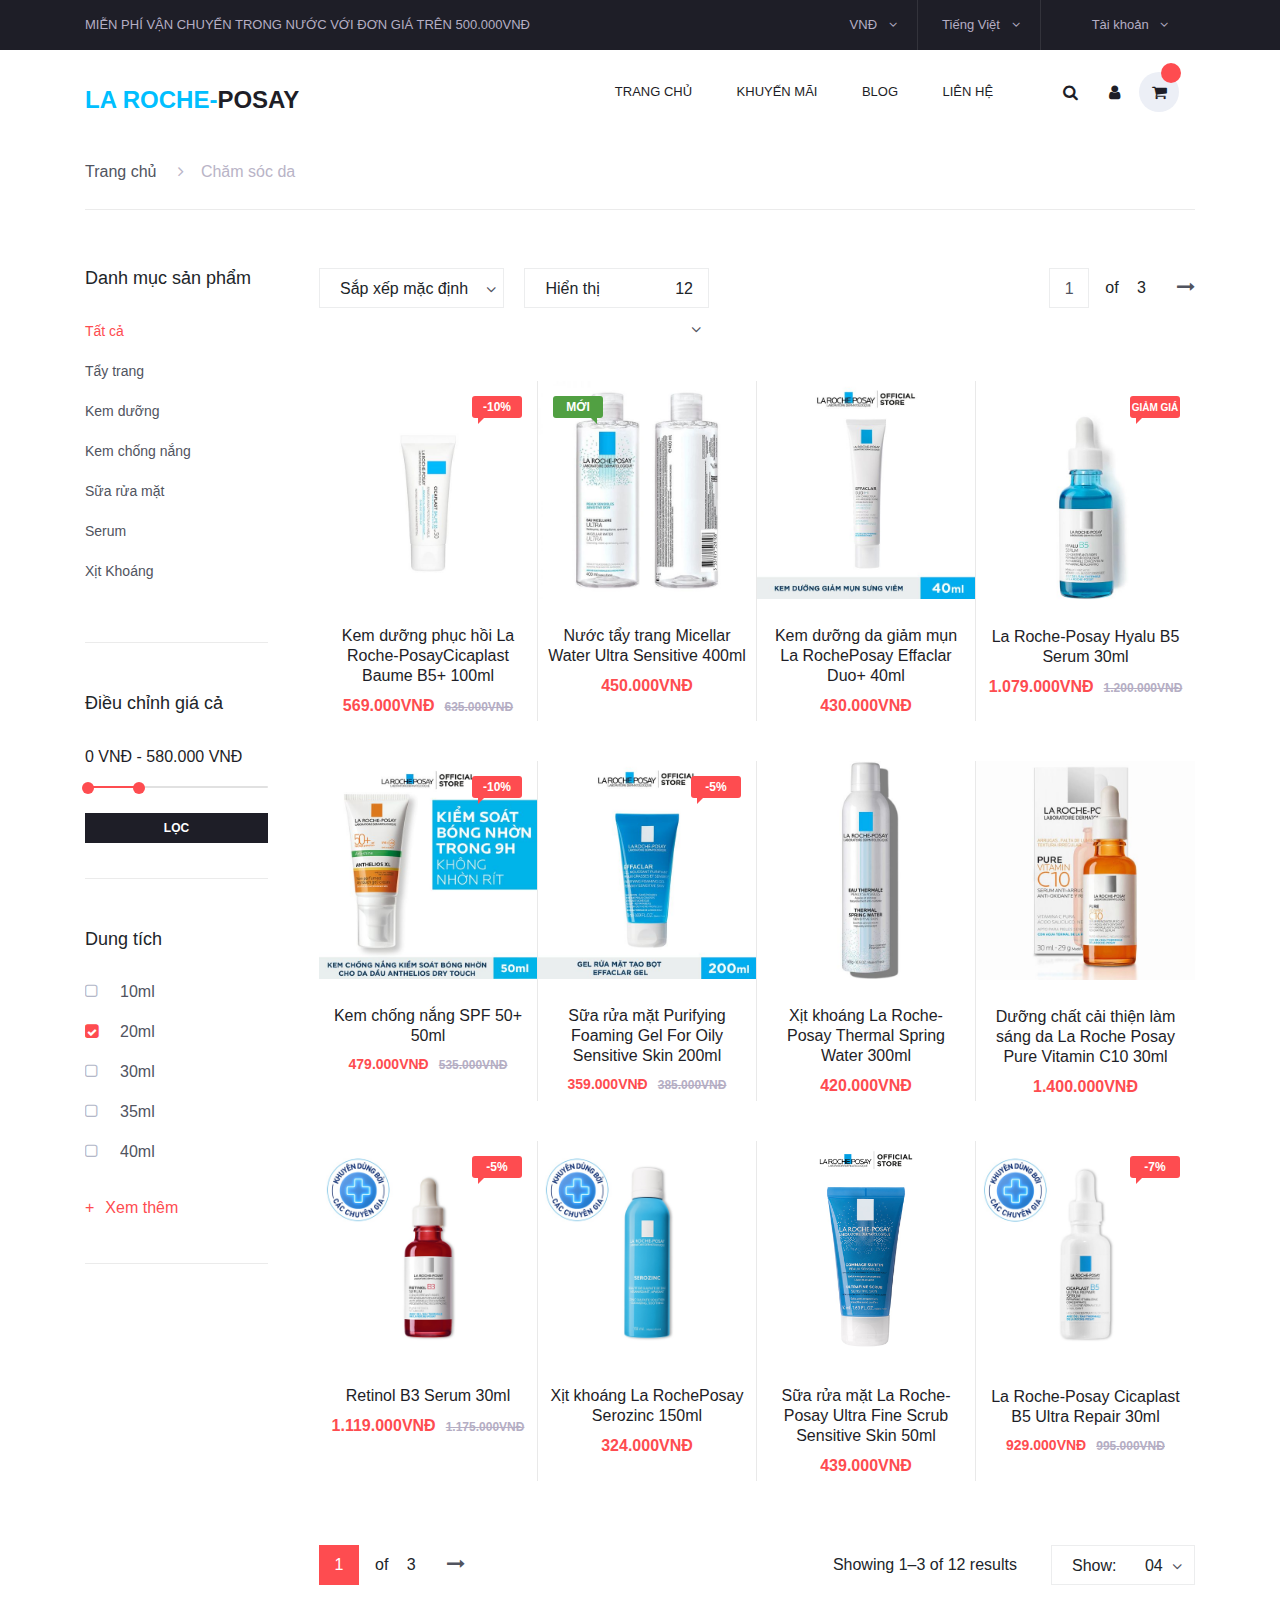
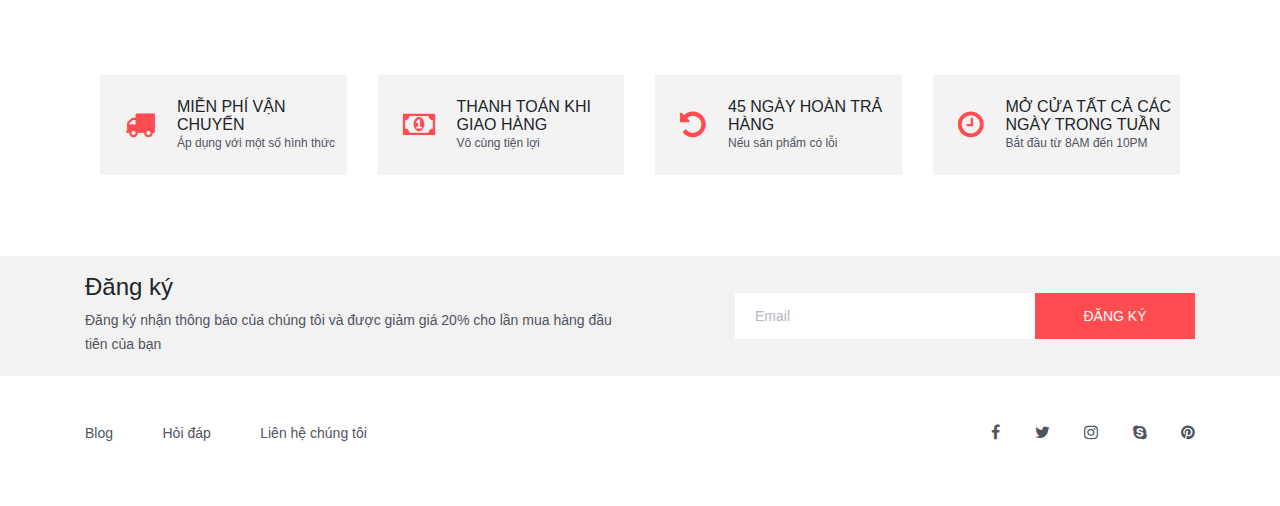
<file: categories.html>
<!DOCTYPE html>
<html lang="en">
<head>
    <meta charset="UTF-8">
    <meta http-equiv="X-UA-Compatible" content="IE=edge">
    <meta name="description" content="Categories">
    <meta name="viewport" content="width=device-width, initial-scale=1.0">
    <link rel="stylesheet" type="text/css" href="font-awesome-4.7.0/css/font-awesome.min.css">
    <link rel='shortcut icon' href='images/logo.png' />
    <title>Categories</title>

    <link rel="stylesheet" type="text/css" href="styles/categories-style(2).css">
    <link rel="stylesheet" type="text/css" href="styles/categories-responsive(2).css">
    <link rel="stylesheet" type="text/css" href="plugin/css/owl.carousel.css">
    <link rel="stylesheet" type="text/css" href="plugin/css/owl.theme.default.css">
    <link rel="stylesheet" type="text/css" href="plugin/css/jquery-ui.css">
    <link rel="stylesheet" type="text/css" href="plugin/css/animate.css">
    <link rel="stylesheet" type="text/css" href="bootstrap4/bootstrap.min.css">

</head>
<body>
    <div class="super_container">
        <!-- Header -->
        <header class="header trans_300">
            <!-- Thanh điều hướng đầu tiên phía trên -->
            <div class="top_nav">
                <div class="container">
                    <div class="row">
                        <div class="col-md-6">
                            <div class="top_nav_left">Miễn phí vận chuyển trong nước với đơn giá trên 500.000vnđ</div>
                        </div>
                        <div class="col-md-6 text-right">
                            <div class="top_nav_right">
                                <ul class="top_nav_menu">
                                    <!-- Tiền tệ / Ngôn ngữ / Tài khoản của tôi -->
                                    <li class="currency">
                                        <a href="#">vnđ <i class="fa fa-angle-down"></i></a>
                                        <ul class="currency_selection">
                                            <li><a href="#">usd</a></li>
                                            <li><a href="#">cad</a></li>
                                            <li><a href="#">eur</a></li>
                                            <li><a href="#">gbp</a></li>
                                        </ul>
                                    </li>

                                    <li class="language">
                                        <a href="#">Tiếng Việt <i class="fa fa-angle-down"></i></a>
                                        <ul class="language_selection">
                                            <li><a href="#">English</a></li>
                                            <li><a href="#">Le français</a></li>
                                            <li><a href="#">Deutsch</a></li>
                                            <li><a href="#">Español</a></li>
                                        </ul>
                                    </li>

                                    <li class="account">
                                        <a href="#">
                                          <span id="accountName">Tài khoản</span>
                                          <i class="fa fa-angle-down"></i>
                                        </a>
                                        <ul class="account_selection">
                                          <li id="loginLink"><a href="login.html"><i class="fa fa-sign-in" aria-hidden="true"></i><span id="loginText">Đăng nhập</span></a></li>
                                          <li id="registerLink"><a href="register.html"><i class="fa fa-user-plus" aria-hidden="true"></i>Đăng ký</a></li>
                                          <li id="logoutButton" style="display: none;"><a href="#"><i class="fa fa-sign-out" aria-hidden="true"></i>Đăng xuất</a></li>
                                        </ul>
                                    </li>
                                </ul>
                            </div>
                        </div>
                    </div>
                </div>
            </div>

            <!-- Thanh điều hướng chính -->
            <div class="main_nav_container">
                <div class="container">
                    <div class="row">
                        <div class="col-lg-12 text-right">
                            <div class="logo_container">
                                <a href="index.html"><span>la roche-</span>posay</a>
                            </div>

                            <nav class="navbar">
                                <ul class="navbar_menu">
                                    <li><a href="index.html">trang chủ</a></li>
                                    <li><a href="#">khuyến mãi</a></li>
                                    <li><a href="#">blog</a></li>
                                    <li><a href="#">liên hệ</a></li>
                                </ul>

                                <div id="search-box" style="display: none;">
                                    <input type="text" placeholder="Search...">
                                </div>

                                <ul class="navbar_user">
                                    <li><a href="#"><i class="fa fa-search" aria-hidden="true"></i></a></li>
                                    <li><a href="#"><i class="fa fa-user" aria-hidden="true"></i></a></li>
                                    <li class="checkout">
                                        <a href="gio_hang.html">
                                            <i class="fa fa-shopping-cart" aria-hidden="true"></i>
                                            <span id="checkout_items" class="checkout_items"></span>
                                        </a>
                                    </li>
                                </ul>

                                <div class="hamburger_container">
                                    <i class="fa fa-bars" aria-hidden="true"></i>
                                </div>
                            </nav>
                        </div>
                    </div>
                </div>
            </div>
        </header>
        <!-- Xong phần header -->

        <div class="fs_menu_overlay"></div>

        <!-- Nút Hamburger -->
        <div class="hamburger_menu">
            <div class="hamburger_close"><i class="fa fa-times" aria-hidden="true"></i></div>
            <div class="hamburger_menu_content text-right">
                <ul class="menu_top_nav">
                    <li class="menu_item has-children">
                        <a href="#">vnđ <i class="fa fa-angle-down"></i></a>
                        <ul class="menu_selection">
                            <li><a href="#">usd</a></li>
                            <li><a href="#">cad</a></li>
                            <li><a href="#">eur</a></li>
                            <li><a href="#">gbp</a></li>
                        </ul>
                    </li>

                    <li class="menu_item has-children">
                        <a href="#">Tiếng Việt <i class="fa fa-angle-down"></i></a>
                        <ul class="menu_selection">
                            <li><a href="#">English</a></li>
                            <li><a href="#">Le français</a></li>
                            <li><a href="#">Deutsch</a></li>
                            <li><a href="#">Español</a></li>
                        </ul>
                    </li>

                    <li class="menu_item has-children">
                        <a href="#">Tài khoản của tôi <i class="fa fa-angle-down"></i></a>
                        <ul class="menu_selection">
                            <li><a href="#"><i class="fa fa-sign-in" aria-hidden="true"></i>Đăng nhập</li>
                            <li><a href="#"><i class="fa fa-user-plus" aria-hidden="true"></i>Đăng ký</li>
                        </ul>
                    </li>
                    <li class="menu_item"><a href="#">trang chủ</a></li>
                    <li class="menu_item"><a href="#">shop</a></li>
                    <li class="menu_item"><a href="#">quảng cáo</a></li>
                    <li class="menu_item"><a href="#">fanpage</a></li>
                    <li class="menu_item"><a href="#">blog</a></li>
                </ul>
            </div>
        </div>

        <div class="container product_section_container">
            <div class="row">
                <div class="col product_section clearfix">

                    <!-- Thanh điều hướng Breadcrumbs || Home > Men's -->
                    <div class="breadcrumbs d-flex flex-row align-items-center">
                        <ul>
                            <li><a href="index.html">Trang chủ</a></li>
                            <li class="active"><a href="#"><i class="fa fa-angle-right" aria-hidden="true"></i>Chăm sóc da</a></li>
                        </ul>
                    </div>

                    <!-- Sidebar -->
                    <div class="sidebar">
                        <div class="sidebar_section">
                            <div class="sidebar_title">
                                <h5>Danh mục sản phẩm</h5>
                            </div>

                            <ul class="sidebar_categories">
                                <li class="active"><a href="#" data-filter="*">Tất cả</a></li>
                                <li><a href="#" data-filter=".taytrang">Tẩy trang</a></li>
                                <li><a href="#" data-filter=".kemduong">Kem dưỡng</a></li>
                                <li><a href="#" data-filter=".kemchongnang">Kem chống nắng</a></li>
                                <li><a href="#" data-filter=".suaruamat">Sữa rửa mặt</a></li>
                                <li><a href="#" data-filter=".serum">Serum</a></li>
                                <li><a href="#" data-filter=".xitkhoang">Xịt Khoáng</a></li>
                            </ul>
                        </div>

                        <!-- Lọc Giá -->
                        <div class="sidebar_section">
                            <div class="sidebar_title">
                                <h5>Điều chỉnh giá cả</h5>
                            </div>
                            <p>
                                <input type="text" id="amount" readonly style="border:0; color:#f6931f; font-weight:bold;">
                            </p>
                            <div id="slider-range"></div>
                            <div class="filter_button"><span>Lọc</span></div>
                        </div>

                        <!-- Dung tích -->
					    <div class="sidebar_section">
					    	<div class="sidebar_title">
					    		<h5>Dung tích</h5>
					    	</div>
					    	<ul class="checkboxes">
					    		<li><i class="fa fa-square-o" aria-hidden="true"></i><span>10ml</span></li>
					    		<li class="active"><i class="fa fa-square" aria-hidden="true"></i><span>20ml</span></li>
					    		<li><i class="fa fa-square-o" aria-hidden="true"></i><span>30ml</span></li>
					    		<li><i class="fa fa-square-o" aria-hidden="true"></i><span>35ml</span></li>
					    		<li><i class="fa fa-square-o" aria-hidden="true"></i><span>40ml</span></li>
					    		<li><i class="fa fa-square-o" aria-hidden="true"></i><span>50ml</span></li>
					    		<li><i class="fa fa-square-o" aria-hidden="true"></i><span>100ml</span></li>
					    		<li><i class="fa fa-square-o" aria-hidden="true"></i><span>150ml</span></li>
					    		<li><i class="fa fa-square-o" aria-hidden="true"></i><span>200ml</span></li>
					    		<li><i class="fa fa-square-o" aria-hidden="true"></i><span>300ml</span></li>
					    		<li><i class="fa fa-square-o" aria-hidden="true"></i><span>400ml</span></li>
					    	</ul>
					    	<div class="show_more">
					    		<span><span>+</span>Xem thêm</span>
					    	</div>
					    </div>
                        <!-- Done -->
                    </div>

                    <!-- Main Content -->
                    <div class="main_content">
                        <!-- Sản phẩm -->
                        <div class="products_iso">
                            <div class="row">
                                <div class="col">
                                    <!-- Sắp xếp sản phẩm -->
                                    <div class="product_sorting_container product_sorting_container_top">
                                        <ul class="product_sorting">
                                            <li>
                                                <span class="type_sorting_text">Sắp xếp mặc định</span>
                                                <i class="fa fa-angle-down"></i>
                                                <ul class="sorting_type">
                                                    <li class="type_sorting_btn" data-isotope-option='{"sortBy": "original-order"}'><span>Sắp xếp mặc định</span></li>
                                                    <li class="type_sorting_btn" data-isotope-option='{"sortBy": "price"}'><span>Giá</span></li>
                                                    <li class="type_sorting_btn" data-isotope-option='{"sortBy": "name"}'><span>Tên sản phẩm</span></li>
                                                </ul>
                                            </li>

                                            <li>
                                                <span>Hiển thị</span>
                                                <span class="num_sorting_text">12</span>
                                                <i class="fa fa-angle-down"></i>
											    <ul class="sorting_num">
											    	<li class="num_sorting_btn"><span>6</span></li>
											    	<li class="num_sorting_btn"><span>12</span></li>
											    	<li class="num_sorting_btn"><span>24</span></li>
											    </ul>
                                            </li>
                                        </ul>

                                        <div class="pages d-flex flex-row align-items-center">
                                            <div class="page_current">
                                                <span>1</span>
                                                <ul class="page_selection">
												    <li><a href="categories.html">1</a></li>
												    <li><a href="categories(2).html">2</a></li>
												    <li><a href="#">3</a></li>
											    </ul>
                                            </div>
                                            <div class="page_total"><span>of</span> 3</div>
                                            <div id="next_page" class="page_next"><a href="categories(2).html"><i class="fa fa-long-arrow-right" aria-hidden="true"></i></a></div>
                                        </div>
                                        <!-- Done -->
                                    </div>

                                    <!-- Khung lưới sản phẩm -->
                                    <div class="product-grid">
                                        <!-- Sản phẩm 1 -->
                                        
                                        <div class="product-item kemduong">
									    	<div class="product product_filter">
									    		<div class="product_image">
									    			<img src="images/SP5.jpg" alt="">
									    		</div>
									    		<div class="product_bubble product_bubble_right product_bubble_red d-flex flex-column align-items-center"><span>-10%</span></div>
										    	<div class="favorite favorite_left"></div>
									    		<div class="product_info">
									    			<h6 class="product_name"><a href="single_KDA.html">Kem dưỡng phục hồi La Roche-PosayCicaplast Baume B5+ 100ml</a></h6>
									    			<div class="product_price">569.000VNĐ<span>635.000VNĐ</span></div>
									    		</div>
									    	</div>
									    	<div class="red_button add_to_cart_button"><a href="#">Thêm vào giỏ hàng</a></div>
									    </div>

                                        <!-- Sản phẩm 2 -->
                                        <div class="product-item taytrang ">
                                            <div class="product product_filter">
                                                <div class="product_image">
                                                    <img src="images/SP2.jpg" alt="">
                                                </div>
                                                <div class="favorite"></div>
                                                <div class="product_bubble product_bubble_left product_bubble_green d-flex flex-column align-items-center"><span>Mới</span></div>
                                                <div class="product_info">
                                                    <h6 class="product_name"><a href="single.html">Nước tẩy trang Micellar Water Ultra Sensitive 400ml</a></h6>
                                                    <div class="product_price">450.000VNĐ</div>
                                                </div>
                                            </div>
                                            <div class="red_button add_to_cart_button"><a href="#">Thêm vào giỏ hàng</a></div>
                                        </div>

                                        <!-- Sản phẩm 3 -->
                                        <div class="product-item kemduong">
                                            <div class="product product_filter">
                                                <div class="product_image">
                                                    <img src="images/SP3.jpg" alt="">
                                                </div>
                                                <div class="favorite"></div>
                                                <div class="product_info">
                                                    <h6 class="product_name"><a href="single.html">Kem dưỡng da giảm mụn La RochePosay Effaclar Duo+ 40ml</a></h6>
                                                    <div class="product_price">430.000VNĐ</div>
                                                </div>
                                            </div>
                                            <div class="red_button add_to_cart_button"><a href="#">Thêm vào giỏ hàng</a></div>
                                        </div>

                                        <!-- Sản phẩm 4 -->
                                        <div class="product-item serum">
										    <div class="product product_filter">
										    	<div class="product_image">
										    		<img src="images/SP4.jpg" alt="">
										    	</div>
										    	<div class="product_bubble product_bubble_right product_bubble_red d-flex flex-column align-items-center"><span style="font-size: 10px; padding-top: 4px;">Giảm giá</span></div>
										    	<div class="favorite favorite_left"></div>
										    	<div class="product_info">
										    		<h6 class="product_name"><a href="single.html">La Roche-Posay Hyalu B5 Serum 30ml</a></h6>
										    		<div class="product_price">1.079.000VNĐ<span>1.200.000VNĐ</span></div>
										    	</div>
										    </div>
										    <div class="red_button add_to_cart_button"><a href="#">Thêm vào giỏ hàng</a></div>
									    </div>

                                        <!-- Product 5 -->
                                        <div class="product-item kemchongnang">
                                            <div class="product discount product_filter">
                                                <div class="product_image">
                                                    <img src="images/SP1.jpg" alt="">
                                                </div>
                                                <div class="favorite favorite_left"></div>
                                                <div class="product_bubble product_bubble_right product_bubble_red d-flex flex-column align-items-center"><span>-10%</span></div>
                                                <div class="product_info">
                                                    <h6 class="product_name"><a href="single.html">Kem chống nắng SPF 50+ 50ml</a></h6>
                                                    <div class="product_price">479.000VNĐ<span>535.000VNĐ</span></div>
                                                </div>
                                            </div>
                                            <div class="red_button add_to_cart_button"><a href="#">Thêm vào giỏ hàng</a></div>
                                        </div>

									    <!-- Product 6 -->

									    <div class="product-item suaruamat">
									    	<div class="product discount product_filter">
									    		<div class="product_image">
									    			<img src="images/SP6.jpg" alt="">
									    		</div>
									    		<div class="favorite favorite_left"></div>
									    		<div class="product_bubble product_bubble_right product_bubble_red d-flex flex-column align-items-center"><span>-5%</span></div>
									    		<div class="product_info">
									    			<h6 class="product_name"><a href="single.html"> Sữa rửa mặt Purifying 
                                                        Foaming Gel For Oily Sensitive Skin 200ml</a></h6>
									    			<div class="product_price">359.000VNĐ<span>385.000VNĐ</span></div>
									    		</div>
									    	</div>
									    	<div class="red_button add_to_cart_button"><a href="#">Thêm vào giỏ hàng</a></div>
									    </div>

									    <!-- Product 7 -->

									    <div class="product-item xitkhoang">
									    	<div class="product product_filter">
									    		<div class="product_image">
									    			<img src="images/SP7.jpg" alt="">
									    		</div>
									    		<div class="favorite"></div>
									    		<div class="product_info">
									    			<h6 class="product_name"><a href="single.html">Xịt khoáng La Roche-Posay Thermal Spring Water 300ml</a></h6>
									    			<div class="product_price">420.000VNĐ</div>
									    		</div>
									    	</div>
									    	<div class="red_button add_to_cart_button"><a href="#">thêm vào giỏ hàng</a></div>
									    </div>

									    <!-- Product 8 -->

									    <div class="product-item serum">
									    	<div class="product product_filter">
									    		<div class="product_image">
									    			<img src="images/SP8.jpg" alt="">
									    		</div>
									    		<div class="favorite"></div>
									    		<div class="product_info">
									    			<h6 class="product_name"><a href="single.html">Dưỡng chất cải thiện làm sáng da 
                                                        La Roche Posay Pure Vitamin C10 30ml</a></h6>
									    			<div class="product_price">1.400.000VNĐ</div>
									    		</div>
									    	</div>
									    	<div class="red_button add_to_cart_button"><a href="#">thêm vào giỏ hàng</a></div>
									    </div>

									    <!-- Product 9 -->

									    <div class="product-item serum">
									    	<div class="product product_filter">
									    		<div class="product_image">
									    			<img src="images/SP9.jpeg" alt="">
									    		</div>
									    		<div class="product_bubble product_bubble_right product_bubble_red d-flex flex-column align-items-center"><span>-5%</span></div>
									    		<div class="favorite favorite_left"></div>
									    		<div class="product_info">
									    			<h6 class="product_name"><a href="single.html">Retinol B3 Serum 30ml</a></h6>
									    			<div class="product_price">1.119.000VNĐ<span>1.175.000VNĐ</span></div>
									    		</div>
									    	</div>
									    	<div class="red_button add_to_cart_button"><a href="#">thêm vào giỏ hàng</a></div>
									    </div>

									    <!-- Product 10 -->

									    <div class="product-item xitkhoang">
									    	<div class="product product_filter">
									    		<div class="product_image">
									    			<img src="images/SP10.jpeg" alt="">
									    		</div>
									    		<div class="favorite"></div>
									    		<div class="product_info">
									    			<h6 class="product_name"><a href="single.html">Xịt khoáng La RochePosay Serozinc 150ml</a></h6>
									    			<div class="product_price">324.000VNĐ</div>
									    		</div>
									    	</div>
									    	<div class="red_button add_to_cart_button"><a href="#">thêm vào giỏ hàng</a></div>
									    </div>

									    <!-- Product 11 -->

									    <div class="product-item suaruamat">
									    	<div class="product product_filter">
									    		<div class="product_image">
									    			<img src="images/SP11.jpeg" alt="">
									    		</div>
									    		<div class="favorite"></div>
									    		<div class="product_info">
									    			<h6 class="product_name"><a href="single.html">Sữa rửa mặt La Roche-Posay Ultra Fine Scrub Sensitive Skin 50ml</a></h6>
									    			<div class="product_price">439.000VNĐ</div>
									    		</div>
									    	</div>
									    	<div class="red_button add_to_cart_button"><a href="#">thêm vào giỏ hàng</a></div>
									    </div>

									    <!-- Product 12 -->

									    <div class="product-item serum">
									    	<div class="product discount product_filter">
									    		<div class="product_image">
									    			<img src="images/SP12.jpeg" alt="">
									    		</div>
									    		<div class="favorite favorite_left"></div>
									    		<div class="product_bubble product_bubble_right product_bubble_red d-flex flex-column align-items-center"><span>-7%</span></div>
									    		<div class="product_info">
									    			<h6 class="product_name"><a href="single.html">La Roche-Posay Cicaplast B5 Ultra Repair 30ml</a></h6>
									    			<div class="product_price">929.000VNĐ<span>995.000VNĐ</span></div>
									    		</div>
									    	</div>
									    	<div class="red_button add_to_cart_button"><a href="#">thêm vào giỏ hàng</a></div>
									    </div>
                                    </div>

                                    <!-- Sắp xếp sản phẩm hiển thị -->
                                    <div class="product_sorting_container product_sorting_container_bottom clearfix">
                                        <ul class="product_sorting">
                                            <li>
                                                <span>Show:</span>
                                                <span class="num_sorting_text">04</span>
                                                <i class="fa fa-angle-down"></i>
                                                <ul class="sorting_num">
                                                    <li class="num_sorting_btn"><span>01</span></li>
                                                    <li class="num_sorting_btn"><span>02</span></li>
                                                    <li class="num_sorting_btn"><span>03</span></li>
                                                    <li class="num_sorting_btn"><span>04</span></li>
                                                </ul>
                                            </li>
                                        </ul>
                                        <span class="showing_results">Showing 1–3 of 12 results</span>
                                        <div class="pages d-flex flex-row align-items-center">
                                            <div class="page_current">
                                                <span>1</span>
                                                <ul class="page_selection">
                                                    <li><a href="categories.html">1</a></li>
                                                    <li><a href="categories(2).html">2</a></li>
                                                    <li><a href="#">3</a></li>
                                                </ul>
                                            </div>
                                            <div class="page_total"><span>of</span> 3</div>
                                            <div id="next_page_1" class="page_next"><a href="categories(2).html"><i class="fa fa-long-arrow-right" aria-hidden="true"></i></a></div>
                                        </div>
                                        <!-- Done -->
                                    </div>

                                </div>
                            </div>
                        </div>
                    </div>
                </div>
            </div>
        </div>

        <!-- Lợi ích -->
        <div class="benefit">
            <div class="container">
                <div class="row benefit_row">
                    <div class="col-lg-3 benefit_col">
                        <div class="benefit_item d-flex flex-row align-items-center">
                            <div class="benefit_icon"><i class="fa fa-truck" aria-hidden="true"></i></div>
                            <div class="benefit_content">
                                <h6>miễn phí vận chuyển</h6>
                                <p>Áp dụng với một số hình thức</p>
                            </div>
                        </div>
                    </div>

                    <div class="col-lg-3 benefit_col">
                        <div class="benefit_item d-flex flex-row align-items-center">
                            <div class="benefit_icon"><i class="fa fa-money" aria-hidden="true"></i></div>
                            <div class="benefit_content">
                                <h6>thanh toán khi giao hàng</h6>
                                <p>Vô cùng tiện lợi</p>
                            </div>
                        </div>
                    </div>

                    <div class="col-lg-3 benefit_col">
                        <div class="benefit_item d-flex flex-row align-items-center">
                            <div class="benefit_icon"><i class="fa fa-undo" aria-hidden="true"></i></div>
                            <div class="benefit_content">
                                <h6>45 ngày hoàn trả hàng</h6>
                                <p>Nếu sản phẩm có lỗi</p>
                            </div>
                        </div>
                    </div>

                    <div class="col-lg-3 benefit_col">
                        <div class="benefit_item d-flex flex-row align-items-center">
                            <div class="benefit_icon"><i class="fa fa-clock-o" aria-hidden="true"></i></div>
                            <div class="benefit_content">
                                <h6>Mở cửa tất cả các ngày trong tuần</h6>
                                <p>Bắt đầu từ 8AM đến 10PM</p>
                            </div>
                        </div>
                    </div>
                </div>
            </div>
        </div>

        <!-- Newsletter -->

        <div class="newsletter">
            <div class="container">
                <div class="row">
                    <div class="col-lg-6">
                        <div class="newsletter_text d-flex flex-column justify-content-center align-items-lg-start align-items-md-center text-left">
                            <h4>Đăng ký</h4>
                            <p style="padding-top: 10px;">Đăng ký nhận thông báo của chúng tôi và được giảm giá 20% cho lần mua hàng đầu tiên của bạn</p>
                        </div>
                    </div>
                    <div class="col-lg-6">
                        <form action="post">
                            <div class="newsletter_form d-flex flex-md-row flex-column flex-xs-column align-items-center justify-content-lg-end justify-content-center">
                                <input id="newsletter_email" type="email" placeholder="Email">
                                <button type="submit" class="newsletter_submit_btn trans_500" value="Submit">đăng ký</button>
                            </div>
                        </form>
                    </div>
                </div>
            </div>
        </div>

        <!-- Footer -->

        <footer class="footer">
            <div class="container">
                <div class="row">
                    <div class="col-lg-6">
                        <div class="footer_nav_container d-flex flex-sm-row flex-column align-items-center justify-content-lg-start justify-content-center text-center">
                            <ul class="footer_nav">
                                <li><a href="#">Blog</a></li>
                                <li><a href="#">Hỏi đáp</a></li>
                                <li><a href="#">Liên hệ chúng tôi</a></li>
                            </ul>
                        </div>
                    </div>
                    <div class="col-lg-6">
                        <div class="footer_social d-flex flex-row align-items-center justify-content-lg-end justify-content-center">
                            <ul>
                                <li><a href="#"><i class="fa fa-facebook" aria-hidden="true"></i></a></li>
                                <li><a href="#"><i class="fa fa-twitter" aria-hidden="true"></i></a></li>
                                <li><a href="#"><i class="fa fa-instagram" aria-hidden="true"></i></a></li>
                                <li><a href="#"><i class="fa fa-skype" aria-hidden="true"></i></a></li>
                                <li><a href="#"><i class="fa fa-pinterest" aria-hidden="true"></i></a></li>
                            </ul>
                        </div>
                    </div>
                </div>
            </div>
        </footer>
        <!-- Done -->
    </div>


    <script src="plugin/js/jquery-3.2.1.min.js"></script>
    <script src="js/categories-custom.js"></script>
    <script src="plugin/js/jquery-ui.js"></script>
    <script src="bootstrap4/popper.js"></script>
    <script src="bootstrap4/bootstrap.min.js"></script>
    <script src="plugin/js/isotope.pkgd.min.js"></script>
    <script src="plugin/js/owl.carousel.js"></script> 
    <script src="plugin/js/easing.js"></script>

</body>

</html>
</file>
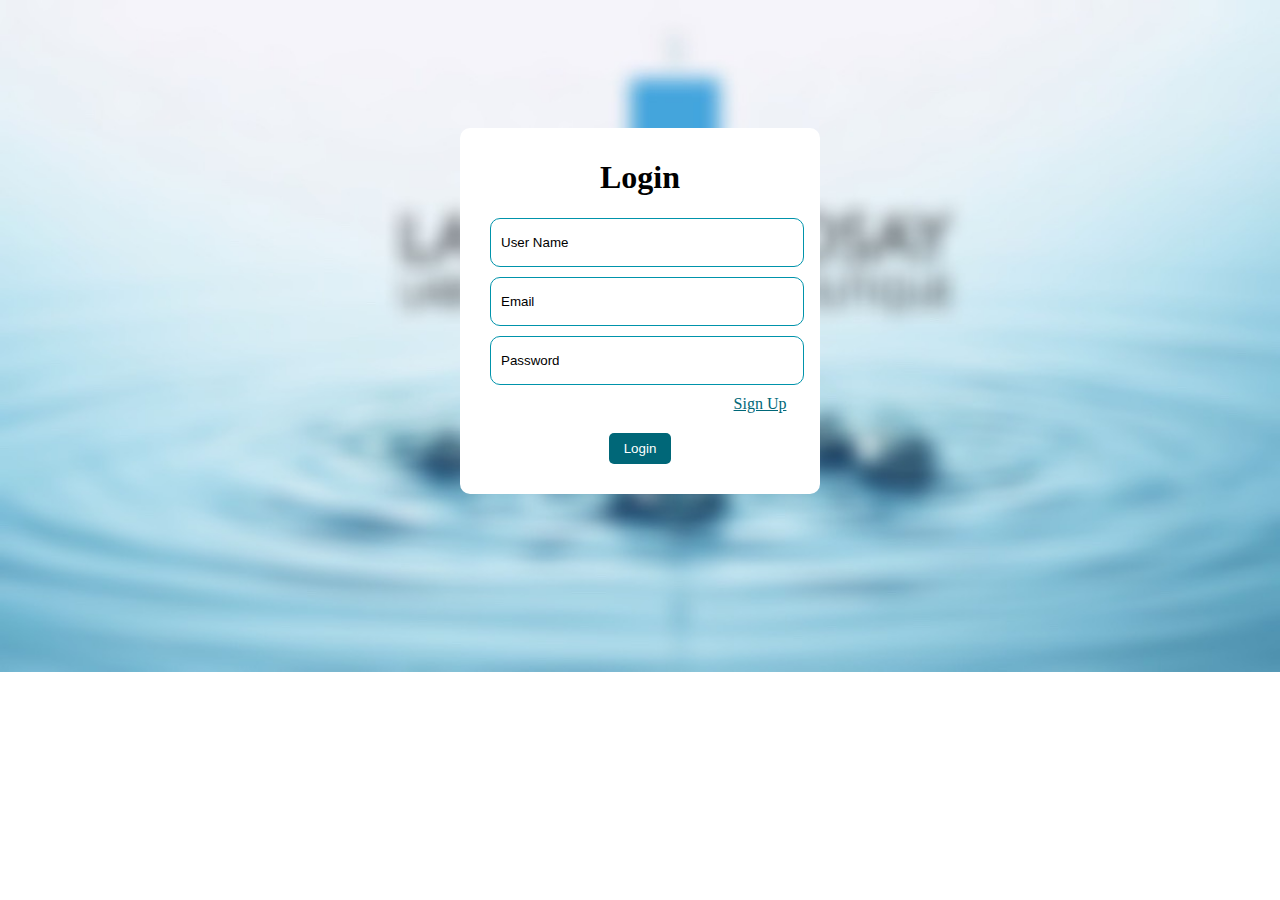
<file: login.html>
<!DOCTYPE html>
<html lang="en">
<head>
    <meta charset="UTF-8">
    <meta http-equiv="X-UA-Compatible" content="IE=edge">
    <meta name="viewport" content="width=device-width, initial-scale=1.0">
    <link rel="stylesheet" href="styles/login.css">
    <link rel='shortcut icon' href='images/logo.png' />
    <title>Login</title>
</head>
<body>
  <div class="main">
    <div class="main-heading">
      <h1>Login</h1>
    </div>
    <form>
      <div class="input__field">
        <input id="username" type="text" placeholder="User Name"/>
      </div>
      <div class="input__field">
        <input id="email" type="text" placeholder="Email"/>
      </div>
      <div class="input__field">
        <input id="password" type="password" placeholder="Password"/>
      </div>
      <a href="register.html" class="signup-link">Sign Up</a>
      <button class="btn btn-login">Login</button>
    </form>
  </div>
  <script src="js/login.js"></script>
</body>
</html>
</file>
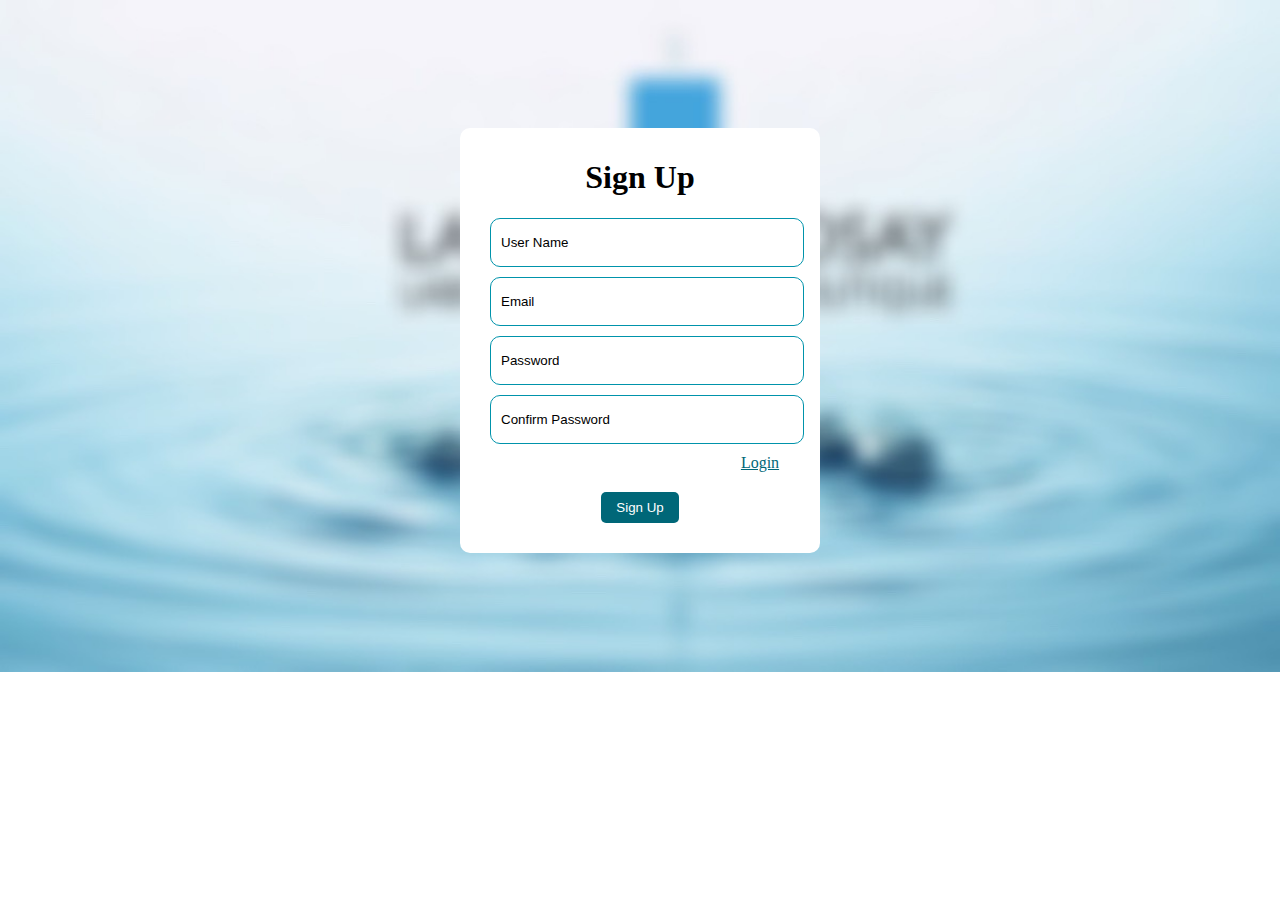
<file: register.html>
<!DOCTYPE html>
<html lang="en">
<head>
    <meta charset="UTF-8">
    <meta http-equiv="X-UA-Compatible" content="IE=edge">
    <meta name="viewport" content="width=device-width, initial-scale=1.0">
    <link rel="stylesheet" href="styles/register.css">
    <link rel='shortcut icon' href='images/logo.png' />
    <title>Register</title>
</head>
<body>
  <div class="main">
    <div class="main-heading">
      <h1>Sign Up</h1>
    </div>
    <form>
      <div class="input__field">
        <input id="username" type="text" placeholder="User Name"/>
      </div>
      <div class="input__field">
        <input id="email" type="text" placeholder="Email"/>
      </div>
      <div class="input__field">
        <input id="password" type="password" placeholder="Password"/>
      </div>
      <div class="input__field">
        <input id="password" type="password" placeholder="Confirm Password"/>
      </div>
      <a href="login.html" class="login-link">Login</a>
      <button class="btn btn-signup">Sign Up</button>
    </form>
  </div>
  <script src="js/register.js"></script>
</body>
</html>
</file>
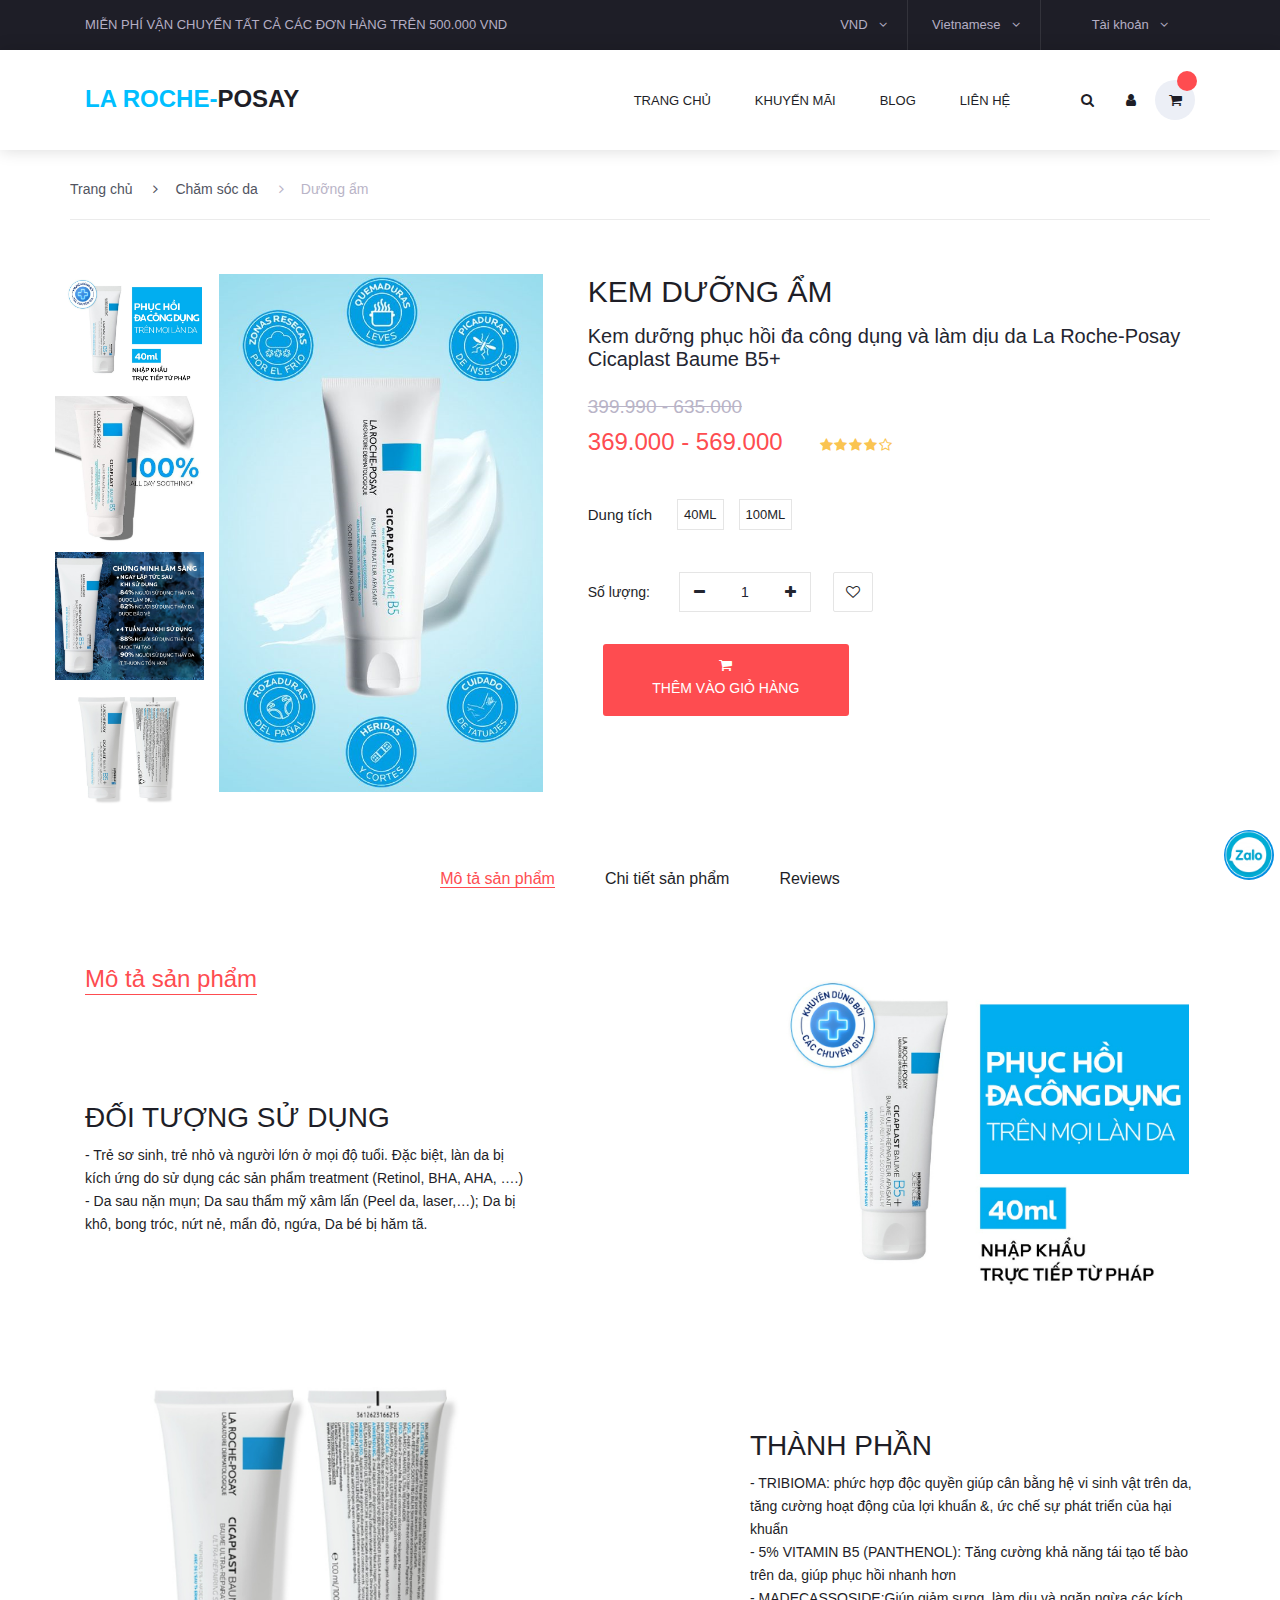
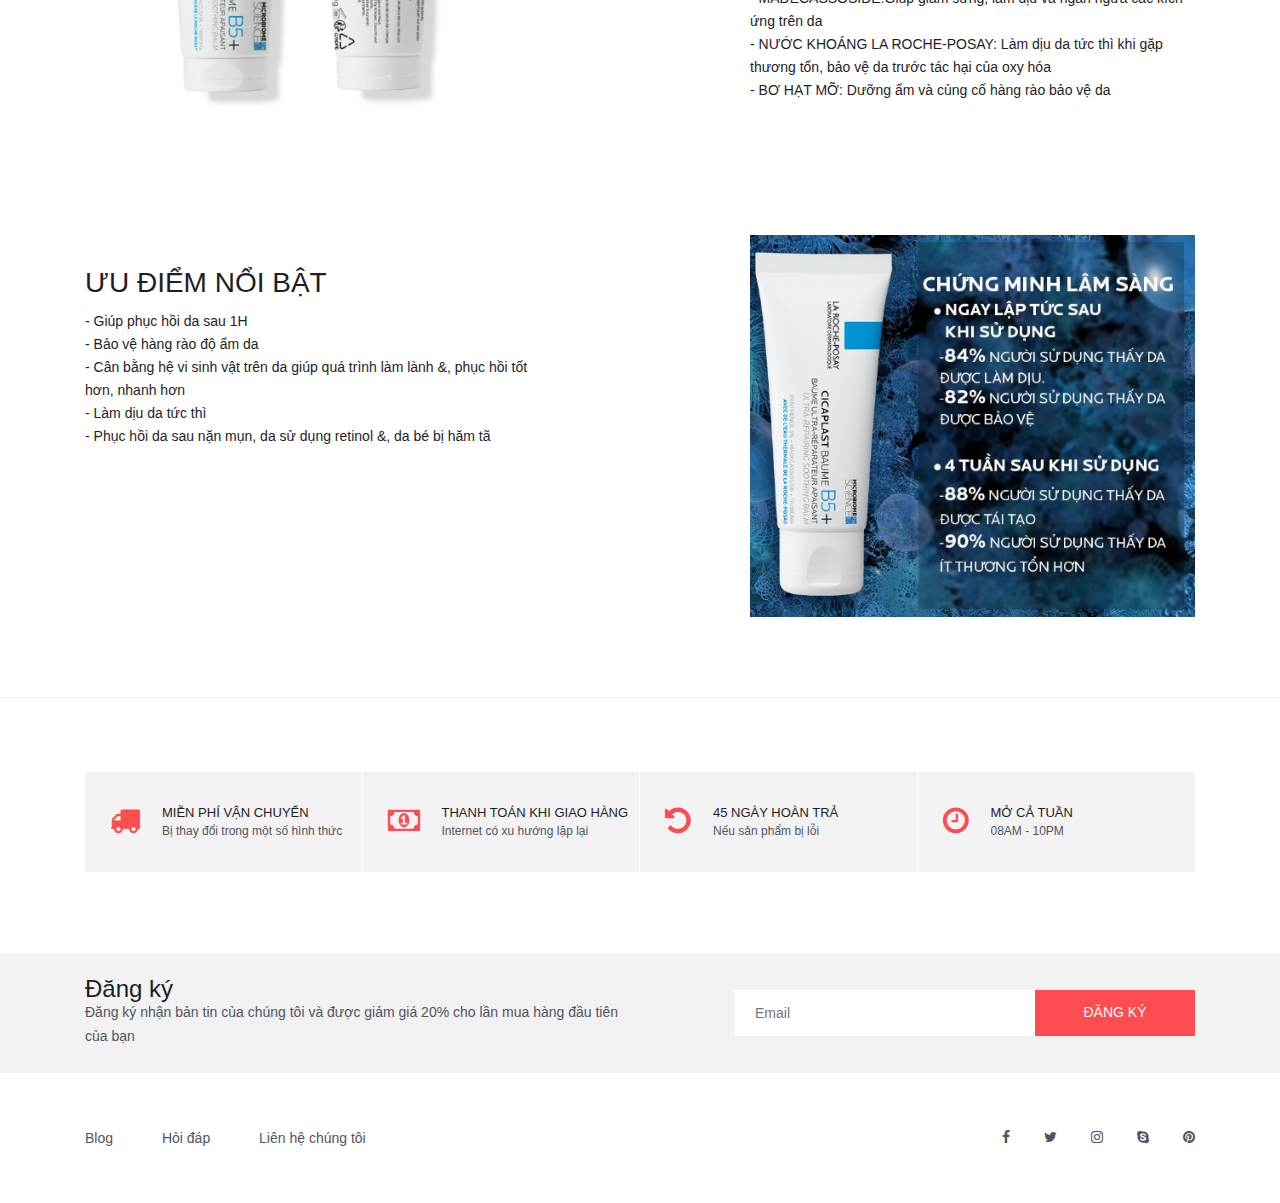
<file: single_KDA.html>
<!DOCTYPE html>
<html lang="en">
<head>
    <meta charset="UTF-8">
    <meta http-equiv="X-UA-Compatible" content="IE=edge">
    <meta name="viewport" content="width=device-width, initial-scale=1.0">
    <link rel="stylesheet" type="text/css" href="bootstrap4/bootstrap.min.css">
    <link rel="stylesheet" type="text/css" href="font-awesome-4.7.0/css/font-awesome.min.css">
    <link rel="stylesheet" type="text/css" href="styles/single.css">
    <link rel='shortcut icon' href='images/ic_kda.png' />
    <title>Kem dưỡng ẩm</title>
</head>
<body>
    <div class="super_container">
        <!-- Header -->

        <header class="header trans_500">

            <!-- Top Navigation -->

            <div class="top_nav">
                <div class="container">
                    <div class="row">
                        <div class="col-md-6">
                            <div class="top_nav_left">
                                miễn phí vận chuyển tất cả các đơn hàng trên 500.000 VND
                            </div>
                        </div>
                        <div class="col-md-6 text-right">
                            <div class="top_nav_right">
                                <ul class="top_nav_menu">

                                    <!-- Currency / Language / Account -->

                                    <li class="currency">
                                        <a href="#">
                                            vnd
                                            <i class="fa fa-angle-down"></i>
                                        </a>
                                        <ul class="currency_selection">
                                            <li><a href="#">usd</a></li>
                                            <li><a href="#">eur</a></li>
                                            <li><a href="#">gbp</a></li>
                                            <li><a href="#">cad</a></li>
                                        </ul>
                                    </li>
                                    <li class="language">
                                        <a href="#">
                                            Vietnamese
                                            <i class="fa fa-angle-down"></i>
                                        </a>
                                        <ul class="language_selection">
                                            <li><a href="#">English</a></li>
                                            <li><a href="#">French</a></li>
                                            <li><a href="#">Japanese</a></li>
                                            <li><a href="#">German</a></li>
                                        </ul>
                                    </li>
                                    <!-- <li class="account">
                                        <a href="#">
                                            Tài khoản
                                            <i class="fa fa-angle-down"></i>
                                        </a>
                                        <ul class="account_selection">
                                            <li><a href="login.html"><i class="fa fa-sign-in" aria-hidden="true"></i>Đăng nhập</a></li>
                                            <li><a href="register.html"><i class="fa fa-user-plus" aria-hidden="true"></i>Đăng ký</a></li>
                                        </ul>
                                    </li> -->
                                    <li class="account">
                                        <a href="#">
                                          <span id="accountName">Tài khoản</span>
                                          <i class="fa fa-angle-down"></i>
                                        </a>
                                        <ul class="account_selection">
                                          <li id="loginLink"><a href="login.html"><i class="fa fa-sign-in" aria-hidden="true"></i><span id="loginText">Đăng nhập</span></a></li>
                                          <li id="registerLink"><a href="register.html"><i class="fa fa-user-plus" aria-hidden="true"></i>Đăng ký</a></li>
                                          <li id="logoutButton" style="display: none;"><a href="#"><i class="fa fa-sign-out" aria-hidden="true"></i>Đăng xuất</a></li>
                                        </ul>
                                    </li>
                                </ul>
                            </div>
                        </div>
                    </div>
                </div>
            </div>
    
            <!-- Main Navigation -->

            <div class="main_nav_container">
                <div class="container">
                    <div class="row">
                        <div class="col-lg-12 text-right">
                            <div class="logo_container">
                                <a href="index.html">LA ROCHE-<span>POSAY</span></a>
                            </div>
                            <nav class="navbar">
                                <ul class="navbar_menu">
                                    <li><a href="index.html">trang chủ</a></li>
                                    <li><a href="#">khuyến mãi</a></li>
                                    <li><a href="#">blog</a></li>
                                    <li><a href="#">liên hệ</a></li>
                                </ul>

                                <div id="search-box" style="display: none;">
                                    <input type="text" placeholder="Search...">
                                </div>
                                
                                <ul class="navbar_user">
                                    <li><a href="#"><i class="fa fa-search" aria-hidden="true"></i></a></li>
                                    <li><a href="#"><i class="fa fa-user" aria-hidden="true"></i></a></li>
                                    <li class="checkout">
                                        <a href="gio_hang.html">
                                            <i class="fa fa-shopping-cart" aria-hidden="true"></i>
                                            <span id="checkout_items" class="checkout_items"></span>
                                        </a>
                                    </li>
                                </ul>
                            </nav>
                        </div>
                    </div>
                </div>
            </div>
        </header>

        <!-----Product------->
        <section class="product">
            <div class="container">
                <div class="product-top row">
                    <div class="breadcrumbs d-flex flex-row align-items-center">
                        <ul>
                            <!--nhớ gắn lại link các trang-->
                            <li><a href="index.html">Trang chủ</a></li>
                            <li><a href="categories.html"><i class="fa fa-angle-right" aria-hidden="true"></i>Chăm sóc da</a></li>
                            <li class="active"><a href="#"><i class="fa fa-angle-right" aria-hidden="true"></i>Dưỡng ẩm</a></li>
                        </ul>
                    </div>
                </div>
                <div class="product-content row">
                    <div class="product-content-left row">
                        <div class="product-content-left-small-img">
                            <img src="images/small1.jpg" alt="">
                            <img src="images/small2.jpg" alt="">
                            <img src="images/samll3.png" alt="">
                            <img src="images/small4.png" alt="">
                        </div>
                        <div class="product-content-left-big-img">
                            <img src="images/big.png" alt="">
                        </div>
                    </div>
                    <div class="product-content-right">
                        <div class="product-content-right-name">
                            <h1>KEM DƯỠNG ẨM</h1>
                            <p>Kem dưỡng phục hồi đa công dụng và làm dịu da 
                                La Roche-Posay Cicaplast Baume B5+</p>
                        </div>
                        <div class="original_price">399.990 - 635.000</div>
					    <div class="product_price">369.000 - 569.000</div>
                        <ul class="star_rating">
                            <li><i class="fa fa-star" aria-hidden="true"></i></li>
                            <li><i class="fa fa-star" aria-hidden="true"></i></li>
                            <li><i class="fa fa-star" aria-hidden="true"></i></li>
                            <li><i class="fa fa-star" aria-hidden="true"></i></li>
                            <li><i class="fa fa-star-o" aria-hidden="true"></i></li>
                        </ul>
                        <div class="product-content-right-size">
                            <p style="margin: 0 25px 0 0; font-size: 15px;">Dung tích</p>
                            <div class="size">
                                <span style="margin-right: 15px;">40ML</span>
                                <span>100ML</span>
                            </div>
                        </div>
                        <div class="quantity d-flex flex-column flex-sm-row align-items-sm-center">
                            <span>Số lượng: </span>
                            <div class="quantity_selector">
                                <span class="minus"><i class="fa fa-minus" aria-hidden="true"></i></span>
                                <span id="quantity_value">1</span>
                                <span class="plus"><i class="fa fa-plus" aria-hidden="true"></i></span>
                            </div>
                            
                            <div class="product_favorite d-flex flex-column align-items-center justify-content-center"></div>
                        </div> 
                        <div style="margin-left: 20px;" class="product-add-to-cart">
                            <button id="btnAddToCart">
                                <i id="flyToCart" class="fa fa-shopping-cart"></i> <p>THÊM VÀO GIỎ HÀNG</p>
                            </button>
                        </div>
                    </div>
                </div>    
            </div>
        </section>

        <!-- Tabs -->
<div class="tabs_section_container">

    <div class="container">
        <div class="row">
            <div class="col">
                <div class="tabs_container">
                    <ul class="tabs d-flex flex-sm-row flex-column align-items-left align-items-md-center justify-content-center">
                        <li class="tab active" data-active-tab="tab_1"><span>Mô tả sản phẩm</span></li>
                        <li class="tab" data-active-tab="tab_2"><span>Chi tiết sản phẩm</span></li>
                        <li class="tab" data-active-tab="tab_3"><span>Reviews</span></li>
                    </ul>
                </div>
            </div>
        </div>
        <div class="row">
            <div class="col">

                <!-- Mô tả sản phẩm -->

                <div id="tab_1" class="tab_container active">
                    <div class="row">
                        <div class="col-lg-5 desc_col">
                            <div class="tab_title">
                                <h4>Mô tả sản phẩm</h4>
                            </div>
                            <div class="tab_text_block">
                                <h3>ĐỐI TƯỢNG SỬ DỤNG</h3>
                                <p>- Trẻ sơ sinh, trẻ nhỏ và người lớn ở mọi độ tuổi. Đặc biệt, làn da bị kích ứng do sử dụng các sản phẩm
                                     treatment (Retinol, BHA, AHA, ….) <br>
                                    - Da sau nặn mụn; Da sau thẩm mỹ xâm lấn (Peel da, laser,…); 
                                     Da bị khô, bong tróc, nứt nẻ, mẩn đỏ, ngứa, Da bé bị hăm tã.</p>
                            </div>
                            <div class="tab_image">
                                <img src="images/small4.png" alt="">
                            </div>
                            <div class="tab_text_block">
                                <h3>ƯU ĐIỂM NỔI BẬT</h3>
                                <p>- Giúp phục hồi da sau 1H <br>
                                    - Bảo vệ hàng rào độ ẩm da <br>
                                    - Cân bằng hệ vi sinh vật trên da giúp quá trình làm lành &amp, phục hồi tốt hơn, nhanh hơn <br>
                                    - Làm dịu da tức thì <br>
                                    - Phục hồi da sau nặn mụn, da sử dụng retinol &amp, da bé bị hăm tã</p>
                            </div>
                        </div>
                        <div class="col-lg-5 offset-lg-2 desc_col">
                            <div class="tab_image">
                                <img src="images/small1.jpg" alt="">
                            </div>
                            <div class="tab_text_block">
                                <h3>THÀNH PHẦN</h3>
                                <p>- TRIBIOMA: phức hợp độc quyền giúp cân bằng hệ vi sinh vật trên da, tăng cường hoạt động của lợi khuẩn &amp, ức chế sự phát triển của hại khuẩn <br>
                                    - 5% VITAMIN B5 (PANTHENOL): Tăng cường khả năng tái tạo tế bào trên da, giúp phục hồi nhanh hơn <br>
                                    - MADECASSOSIDE:Giúp giảm sưng, làm dịu và ngăn ngừa các kích ứng trên da <br>
                                    - NƯỚC KHOÁNG LA ROCHE-POSAY: Làm dịu da tức thì khi gặp thương tổn, bảo vệ da trước tác hại của oxy hóa <br>
                                    - BƠ HẠT MỠ: Dưỡng ẩm và củng cố hàng rào bảo vệ da
                                </p>
                            </div>
                            <div class="tab_image desc_last">
                                <img src="images/samll3.png" alt="">
                            </div>
                        </div>
                    </div>
                </div>

                <!-- Chi tiết sản phẩm -->

                <div id="tab_2" class="tab_container">
                    <div class="row">
                        <div class="col additional_info_col">
                            <div class="tab_title additional_info_title">
                                <h4>Chi tiết</h4>
                            </div>
                            <p>Thương hiệu:<span>La Roche-Posay</span></p>
                            <p>Công thức:<span>Dạng Kem</span></p>
                            <p>Loại da:<span>Mọi loại da</span></p>
                            <p>Màu sắc:<span>Trắng</span></p>
                            <p>Gửi từ:<span>TP.Hồ Chí Minh</span></p>
                        </div>
                    </div>
                </div>

                <!-- Người dùng review -->

                <div id="tab_3" class="tab_container">
                    <div class="row">

                        <!-- User Reviews -->

                        <div class="col-lg-6 reviews_col">
                            <div class="tab_title reviews_title">
                                <h4>Reviews </h4>
                            </div>

                            <!-- User Review -->

                            <div class="user_review_container d-flex flex-column flex-sm-row">
                                <div class="user">
                                    <div class="user_pic"></div>
                                    <div class="user_rating">
                                        <ul class="star_rating">
                                            <li><i class="fa fa-star" aria-hidden="true"></i></li>
                                            <li><i class="fa fa-star" aria-hidden="true"></i></li>
                                            <li><i class="fa fa-star" aria-hidden="true"></i></li>
                                            <li><i class="fa fa-star" aria-hidden="true"></i></li>
                                            <li><i class="fa fa-star-o" aria-hidden="true"></i></li>
                                        </ul>
                                    </div>
                                </div>
                                <div class="review">
                                    <div class="review_date">27 03 2022</div>
                                    <div class="user_name">Bảo Ngọc</div>
                                    <p>Kem dưỡng ẩm dạng cream tán hơi lâu, có phục hồi da thâm đỏ , sài vào mùa hanh khô dưỡng ô kê nhất .</p>
                                </div>
                            </div>

                            <!-- User Review -->

                            <div class="user_review_container d-flex flex-column flex-sm-row">
                                <div class="user">
                                    <div class="user_pic"></div>
                                    <div class="user_rating">
                                        <ul class="star_rating">
                                            <li><i class="fa fa-star" aria-hidden="true"></i></li>
                                            <li><i class="fa fa-star" aria-hidden="true"></i></li>
                                            <li><i class="fa fa-star" aria-hidden="true"></i></li>
                                            <li><i class="fa fa-star" aria-hidden="true"></i></li>
                                            <li><i class="fa fa-star-o" aria-hidden="true"></i></li>
                                        </ul>
                                    </div>
                                </div>
                                <div class="review">
                                    <div class="review_date">11 04 2023</div>
                                    <div class="user_name">Như Quỳnh</div>
                                    <p>Mình chưa xài thử loại này, bôi thử lên da thì chất kem dễ tán, ko gây kích ứng. Bạn nào mà da đang trong tình trạng điều trị có BHA, AHA, retinol, tretinol,.. thì nên sử dụng các loại kem dưỡng chứa B5 để phục hồi da nè.</p>
                                </div>
                            </div>
                        </div>

                        <!-- Add Review -->

                        <div class="col-lg-6 add_review_col">

                            <div class="add_review">
                                <form id="review_form" action="post">
                                    <div>
                                        <h1>Thêm Review</h1>
                                        <input id="review_name" class="form_input input_name" type="text" name="name" placeholder="Tên*" required="required" data-error="Bắt buộc phải nhập tên.">
                                        <input id="review_email" class="form_input input_email" type="email" name="email" placeholder="Email*" required="required" data-error="Bắt buộc phải nhập email.">
                                    </div>
                                    <div>
                                        <h1>Đánh giá của bạn:</h1>
                                        <ul class="user_star_rating">
                                            <li><i class="fa fa-star" aria-hidden="true"></i></li>
                                            <li><i class="fa fa-star" aria-hidden="true"></i></li>
                                            <li><i class="fa fa-star" aria-hidden="true"></i></li>
                                            <li><i class="fa fa-star" aria-hidden="true"></i></li>
                                            <li><i class="fa fa-star-o" aria-hidden="true"></i></li>
                                        </ul>
                                        <textarea id="review_message" class="input_review" name="message"  placeholder="Thêm đánh giá" rows="4" required data-error="Hãy để lại cho chúng tôi 1 lời đánh giá."></textarea>
                                    </div>
                                    <div class="text-left text-sm-right">
                                        <button id="review_submit" type="submit" class="red_button review_submit_btn trans_300" value="Submit">Gửi</button>
                                    </div>
                                </form>
                            </div>

                        </div>

                    </div>
                </div>

            </div>
        </div>
    </div>
</div>


         <!-- Benefit -->

         <div class="benefit">
            <div class="container">
                <div class="row benefit_row">
                    <div class="col-lg-3 benefit_col">
                        <div class="benefit_item d-flex flex-row align-items-center">
                            <div class="benefit_icon"><i class="fa fa-truck" aria-hidden="true"></i></div>
                            <div class="benefit_content">
                                <h6 style="font-size: 13px;">miễn phí vận chuyển</h6>
                                <p>Bị thay đổi trong một số hình thức</p>
                            </div>
                        </div>
                    </div>
                    <div class="col-lg-3 benefit_col">
                        <div class="benefit_item d-flex flex-row align-items-center">
                            <div class="benefit_icon"><i class="fa fa-money" aria-hidden="true"></i></div>
                            <div class="benefit_content">
                                <h6 style="font-size: 13px;">thanh toán khi giao hàng</h6>
                                <p>Internet có xu hướng lặp lại</p>
                            </div>
                        </div>
                    </div>
                    <div class="col-lg-3 benefit_col">
                        <div class="benefit_item d-flex flex-row align-items-center">
                            <div class="benefit_icon"><i class="fa fa-undo" aria-hidden="true"></i></div>
                            <div class="benefit_content">
                                <h6 style="font-size: 13px;">45 ngày hoàn trả</h6>
                                <p>Nếu sản phẩm bị lỗi</p>
                            </div>
                        </div>
                    </div>
                    <div class="col-lg-3 benefit_col">
                        <div class="benefit_item d-flex flex-row align-items-center">
                            <div class="benefit_icon"><i class="fa fa-clock-o" aria-hidden="true"></i></div>
                            <div class="benefit_content">
                                <h6 style="font-size: 13px;">mở cả tuần</h6>
                                <p>08AM - 10PM</p>
                            </div>
                        </div>
                    </div>
                    
                </div>
            </div>
        </div>

        <!-- Newsletter -->

        <div class="newsletter">
            <div class="container">
                <div class="row">
                    <div class="col-lg-6">
                        <div class="newsletter_text d-flex flex-column justify-content-center align-items-lg-start align-items-md-center text-left">
                            <h4>Đăng ký</h4>
                            <p>Đăng ký nhận bản tin của chúng tôi và được giảm giá 20% cho lần mua hàng đầu tiên của bạn</p>
                        </div>
                    </div>
                    <div class="col-lg-6">
                        <form action="post">
                            <div class="newsletter_form d-flex flex-md-row flex-column flex-xs-column align-items-center justify-content-lg-end justify-content-center">
                                <input id="newsletter_email" type="email" placeholder="Email">
                                <button type="submit" class="newsletter_submit_btn trans_500" value="Submit">Đăng ký</button>
                            </div>
                        </form>
                    </div>
                </div>
            </div>
        </div>

        <!-- Footer -->

        <footer class="footer">
            <div class="container">
                <div class="row">
                    <div class="col-lg-6">
                        <div class="footer_nav_container d-flex flex-sm-row flex-column align-items-center justify-content-lg-start justify-content-center text-center">
                            <ul class="footer_nav">
                                <li><a href="#">Blog</a></li>
                                <li><a href="#">Hỏi đáp</a></li>
                                <li><a href="#">Liên hệ chúng tôi</a></li>
                            </ul>
                        </div>
                    </div>
                    <div class="col-lg-6">
                        <div class="footer_social d-flex flex-row align-items-center justify-content-lg-end justify-content-center">
                            <ul>
                                <li><a href="#"><i class="fa fa-facebook" aria-hidden="true"></i></a></li>
                                <li><a href="#"><i class="fa fa-twitter" aria-hidden="true"></i></a></li>
                                <li><a href="#"><i class="fa fa-instagram" aria-hidden="true"></i></a></li>
                                <li><a href="#"><i class="fa fa-skype" aria-hidden="true"></i></a></li>
                                <li><a href="#"><i class="fa fa-pinterest" aria-hidden="true"></i></a></li>
                            </ul>
                        </div>
                    </div>
                </div>
            </div>
        </footer>
    </div>

    </div>
    <a id="btnZaloChat">
        <img src="images/zalo.png" alt="Zalo Burtton">
    </a>
    </div>

    <script src="plugin/js/jquery-3.2.1.min.js"></script>
    <script src="plugin/js/jquery-ui.min.js"></script>
    <script src="js/single.js"></script>
</body>
</html>
</file>
<file: styles/categories-style(2).css>
/* 
[Table of Contents]

1. Fonts                        
2. Body and some general stuff  
3. Home                         
	3.1 Currency                
	3.2 Language
	3.3 Account
	3.4 Main Navigation
	3.5 Hamburger Menu
	3.6 Logo
4. Products
	4.1 Product Sorting
5. Breadcrumbs
6. Sidebar
7. Main Content
8. Benefit
9. Newsletter
10. Footer 
*/

/* 1. Body và một số tag dùng chung */


*{
    margin: 0;
    padding: 0;
}

body{
    /* font-family: Arial, Tahoma, 'Times New Roman'; */
    font-size: 14px;
    line-height: 23px;
    font-weight: 400;
    background: #FFFFFF;
    color: #1e1e27;
}

div{
    display: block;
    position: relative;
    -webkit-box-sizing: border-box;
    -moz-box-sizing: border-box;
    box-sizing: border-box;
}

ul{
    list-style: none;
    margin-bottom: 0px;
}

p{
    /* font-family: Arial, Tahoma, 'Times New Roman'; */
    font-size: 14px;
    line-height: 1.7;
    font-weight: 500;
    color: #989898;
    -webkit-font-smoothing: antialiased;
    /* -webkit-text-shadow: rgba(0,0,0,.01) 0 0 1px; */
    text-shadow: rgba(0,0,0,.01) 0 0 1px;
}

p a{
    display: inline;
    position: relative;
    color: inherit;
    border-bottom: 2px solid #fde0db;
    -webkit-transition: all 200ms ease;
    -moz-transition: all 200ms ease;
    -ms-transition: all 200ms ease;
    -o-transition: all 200ms ease;
    transition: all 200ms ease;
}

a, a:hover, a:visited, a:active, a:link{
    text-decoration: none;
    -webkit-font-smoothing: antialiased;
    -webkit-text-shadow: rgba(0,0,0,.01) 0 0 1px;
    text-shadow: rgba(0,0,0,.01) 0 0 1px;
}

p a:active{
    position: relative;
    color: #FF6347;
}


p a:hover{
    color: #FF6347;
    background: #fde0db;
}

p a:hover::after{
    opacity: 0.2;
}

::selection{
    background: #fde0db;
    color: #FF6347;
}

p::selection{
    background: #fde0db;
}

h1{font-size: 72px;}
h2{font-size: 40px;}
h3{font-size: 28px;}
h4{font-size: 24px;}
h5{font-size: 16px;}
h6{font-size: 14px;}

h1, h2, h3, h4, h5, h6{
    /* font-family: Arial, Tahoma, 'Times New Roman'; */
    color: #282828;
    -webkit-font-smoothing:antialiased;
    -webkit-text-shadow:rgba(0,0,0,.01)0 0 1px;
    text-shadow: rgba(0,0,0,.01) 0 0 1px;
}

h1::selection,
h2::selection,
h3::selection,
h4::selection,
h5::selection,
h6::selection
{

}

::-webkit-input-placeholder{
    font-size: 16px !important;
    font-weight: 500;
    color: #777777 !important;
}

:-moz-placeholder{
    font-size: 16px !important;
    font-weight: 500;
    color: #777777 !important;
}

::-moz-placeholder{
    font-size: 16px !important;
    font-weight: 500;
    color: #777777 !important;
}

:-ms-input-placeholder{
    font-size: 16px !important;
    font-weight: 500;
    color: #777777 !important;
}

::input-placeholder{
    font-size: 16px !important;
    font-weight: 500;
    color: #777777 !important;
}

.form-control{
    color: #db5246;
}

section{
    display: block;
    position: relative;
    box-sizing: border-box;
}

.clear{
    clear: both;
}

.clearfix::before, .clearfix::after{
    content: "";
    display: table;
}

.clearfix::after{
    clear: both;
}

.clearfix{
    zoom:1;
}

.float-left{
    float: left;
}

.float-right{
    float: right;
}

.trans_200{
    transition: all 200ms ease;
    -webkit-transition: all 200ms ease;
    -moz-transition: all 200ms ease;
    -ms-transiton: all 200ms ease;
    -o-transition: all 200ms ease;
}

.trans_300{
    transition: all 300ms ease;
    -webkit-transition: all 300ms ease;
    -moz-transition: all 300ms ease;
    -ms-transiton: all 300ms ease;
    -o-transition: all 300ms ease;
}

.trans_400
{
	-webkit-transition: all 400ms ease;
	-moz-transition: all 400ms ease;
	-ms-transition: all 400ms ease;
	-o-transition: all 400ms ease;
	transition: all 400ms ease;
}
.trans_500
{
	-webkit-transition: all 500ms ease;
	-moz-transition: all 500ms ease;
	-ms-transition: all 500ms ease;
	-o-transition: all 500ms ease;
	transition: all 500ms ease;
}

.fill_height{
    height: 100%;
}

.super_container{
    width: 100%;
    overflow: hidden;
}



    /* 2. Home */

    .header
    {
        position: fixed;
        top: 0;
        left: 0;
        width: 100%;
        background: #FFFFFF;
        z-index: 10;
    }
    
    .top_nav
    {
        width: 100%;
        height: 50px;
        background: #1e1e27;
    }
    
    .top_nav_left
    {
        height: 50px;
        line-height: 50px;
        font-size: 13px;
        color: #b5aec4;
        text-transform: uppercase;
    }



        /* 3.1: Tiền tệ */
        .currency
        {
            display: inline-block;
            position: relative;
            min-width: 50px;
            border-right: solid 1px #33333b;
            padding-right: 20px;
            padding-left: 20px;
            text-align: center;
            vertical-align: middle;
            background: #1e1e27;
        }
        
        .currency > a
        {
            display: block;
            color: #b5aec4;
            font-weight: 400;
            height: 50px;
            line-height: 50px;
            font-size: 13px;
            text-transform: uppercase;
        }
        
        .currency > a > i
        {
            margin-left: 8px;
        }
        
        .currency:hover .currency_selection
        {
            visibility: visible;
            opacity: 1;
            top: 100%;
        }
        .currency_selection
        {
            display: block;
            position: absolute;
            right: 0;
            top: 120%;
            margin: 0;
            width: 100%;
            background: #FFFFFF;
            visibility: hidden;
            opacity: 0;
            z-index: 1;
            transition: all 500ms ease;
        }
        
        .currency_selection li
        {
            padding-left: 10px;
            padding-right: 10px;
            line-height: 50px;
        }
        
        .currency_selection li a
        {
            display: block;
            color: #232530;
            border-bottom: solid 1px #dddddd;
            font-size: 13px;
            text-transform: uppercase;
            transition: all 500ms ease;
        }
        
        .currency_selection li a:hover
        {
            color: #b5aec4;
        }
        
        .currency_selection li:last-child a
        {
            border-bottom: none;
        }



        /* 3.2 Ngôn Ngữ */

        .language
        {
            display: inline-block;
            position: relative;
            min-width: 50px;
            border-right: solid 1px #33333b;
            padding-right: 20px;
            padding-left: 20px;
            text-align: center;
            vertical-align: middle;
            background: #1e1e27;
        }
        
        .language > a
        {
            display: block;
            color: #b5aec4;
            font-weight: 400;
            height: 50px;
            line-height: 50px;
            font-size: 13px;
        }
        
        .language > a > i
        {
            margin-left: 8px;
        }
        
        .language:hover .language_selection
        {
            visibility: visible;
            opacity: 1;
            top: 100%;
        }
        
        .language_selection
        {
            display: block;
            position: absolute;
            right: 0;
            top: 120%;
            margin: 0;
            width: 100%;
            background: #FFFFFF;
            visibility: hidden;
            opacity: 0;
            z-index: 1;
            transition: all 500ms ease;
        }
        
        .language_selection li
        {
            padding-left: 10px;
            padding-right: 10px;
            line-height: 50px;
        }
        
        .language_selection li a
        {
            display: block;
            color: #232530;
            border-bottom: solid 1px #dddddd;
            font-size: 13px;
            transition: all 500ms ease;
        }
        
        .language_selection li a:hover
        {
            color: #b5aec4;
        }
        
        .language_selection li:last-child a
        {
            border-bottom: none;
        }
        



	    /* 3.3 Tài khoản */
        .account
        {
            display: inline-block;
            position: relative;
            min-width: 150px;
            padding-left: 20px;
            text-align: center;
            vertical-align: middle;
            background: #1e1e27;
        }
        
        .account > a
        {
            display: block;
            color: #b5aec4;
            font-weight: 400;
            height: 50px;
            line-height: 50px;
            font-size: 13px;
        }
        
        .account > a > i
        {
            margin-left: 8px;
        }
        
        .account:hover .account_selection
        {
            visibility: visible;
            opacity: 1;
            top: 100%;
        }
        
        .account_selection
        {
            display: block;
            position: absolute;
            right: 0;
            top: 120%;
            margin: 0;
            width: 100%;
            background: #FFFFFF;
            visibility: hidden;
            opacity: 0;
            z-index: 1;
            transition: all 500ms ease;
        }
        
        .account_selection li
        {
            padding-left: 10px;
            padding-right: 10px;
            line-height: 50px;
        }
        
        .account_selection li a
        {
            display: block;
            color: #232530;
            border-bottom: solid 1px #dddddd;
            font-size: 14px;
            transition: all 500ms ease;
        }
        
        .account_selection li a:hover
        {
            color: #b5aec4;
        }
        
        .account_selection li:last-child a
        {
            border-bottom: none;
        }
        
        .account_selection li a i
        {
            margin-right: 10px;
        }



	    /* 3.4 Main Navigation */
        .main_nav_container
        {
            width: 100%;
            background: #FFFFFF;
        }
        
        .navbar
        {
            width: auto;
            height: 100px;
            float: right;
            padding-left: 0;
            padding-right: 0;
        }
        
        .navbar_menu li
        {
            display: inline-block;
        }
        
        .navbar_menu li a
        {
            display: block;
            color: #1e1e27;
            font-size: 13px;
            font-weight: 500;
            text-transform: uppercase;
            padding: 20px;
            transition: all 500ms ease;
        }
        
        .navbar_menu li a:hover
        {
            color: #b5aec4;
        }
        
        .navbar_user
        {
            margin-left: 37px;
        }
        
        .navbar_user li
        {
            display: inline-block;
            text-align: center;
        }
        
        .navbar_user li a
        {
            display: flex;
            flex-direction: column;
            justify-content: center;
            align-items: center;
            position: relative;
            width: 40px;
            height: 40px;
            color: #1e1e27;
            transition: all 500ms ease;
        }
        
        .navbar_user li a:hover
        {
            color: #b5aec4;
        }
        
        .checkout a
        {
            background: #eceff6;
            border-radius: 50%;
        }
        
        .checkout_items
        {
            display: flex;
            flex-direction: column;
            justify-content: center;
            align-items: center;
            position: absolute;
            top: -9px;
            left: 22px;
            width: 20px;
            height: 20px;
            border-radius: 50%;
            background: #fe4c50;
            font-size: 12px;
            color: #FFFFFF;
        }

        #search-box {
            margin-right: -80px;
            margin-bottom: 16px;
            border: 1px solid #FF6347;
            border-radius: 20px;
            padding: 5px;
            padding-left: 15px;
        }
    
        #search-box input[type="text"] {
            border: none;
            outline: none;
            width: 200px;
            background-color: transparent;
        }

	    /* 3.5 Hamburger Menu */

.hamburger_container{
    display: none;
    margin-left: 40px;
}

.hamburger_container i{
    font-size: 24px;
    color: #1e1e27;
    -webkit-transition: all 300ms ease;
	-moz-transition: all 300ms ease;
	-ms-transition: all 300ms ease;
	-o-transition: all 300ms ease;
	transition: all 300ms ease;
}

.hamburger_container:hover i{
    color: #b5aec4;
}

.hamburger_menu{
    position: fixed;
    top: 0;
    right: -400px;
    width: 400px;
    height: 100vh;
    background: rgba(225, 225, 225, 0.95);
    z-index: 10;
    -webkit-transition: all 300ms ease;
	-moz-transition: all 300ms ease;
	-ms-transition: all 300ms ease;
	-o-transition: all 300ms ease;
	transition: all 300ms ease;
}

.hamburger_menu.active{
    right: 0;
}

.fs_menu_overlay{
    position: fixed;
    top: 0;
    left: 0;
    width: 100vw;
    height: 100vh;
    z-index: 9;
    background: rgba(225, 225, 225, 0);
    pointer-events: none;
    -webkit-transition: all 200ms ease;
	-moz-transition: all 200ms ease;
	-ms-transition: all 200ms ease;
	-o-transition: all 200ms ease;
	transition: all 200ms ease;
}

.hamburger_close{
    position: absolute;
    top: 26px;
    right: 10px;
    padding: 10px;
    z-index: 1;
}

.hamburger_close i{
    font-size: 24px;
	color: #1e1e27;
	-webkit-transition: all 300ms ease;
	-moz-transition: all 300ms ease;
	-ms-transition: all 300ms ease;
	-o-transition: all 300ms ease;
	transition: all 300ms ease;
}

.hamburger_close:hover i
{
	color: #b5aec4;
}

.hamburger_menu_content
{
	padding-top: 100px;
	width: 100%;
	height: 100%;
	padding-right: 20px;
}

.menu_item
{
	display: block;
	position: relative;
	border-bottom: solid 1px #b5aec4;
	vertical-align: middle;
}

.menu_item > a
{
	display: block;
	color: #1e1e27;
	font-weight: 500;
	height: 50px;
	line-height: 50px;
	font-size: 14px;
	text-transform: uppercase;
}

.menu_item > a:hover
{
	color: #b5aec4;
}

.menu_item > a > i
{
	margin-left: 8px;
}

.menu_item.active .menu_selection
{
	display: block;
	visibility: visible;
	opacity: 1;
}

.menu_selection
{
	margin: 0;
	width: 100%;
	max-height: 0;
	overflow: hidden;
	z-index: 1;
	-webkit-transition: all 0.3s ease;
	-moz-transition: all 0.3s ease;
	-ms-transition: all 0.3s ease;
	-o-transition: all 0.3s ease;
	transition: all 0.3s ease;
}

.menu_selection li
{
	padding-left: 10px;
	padding-right: 10px;
	line-height: 50px;
}

.menu_selection li a
{
	display: block;
	color: #232530;
	border-bottom: solid 1px #dddddd;
	font-size: 13px;
	text-transform: uppercase;
	-webkit-transition: opacity 0.3s ease;
	-moz-transition: opacity 0.3s ease;
	-ms-transition: opacity 0.3s ease;
	-o-transition: opacity 0.3s ease;
	transition: all 0.3s ease;
}

.menu_selection li a i
{
	margin-right: 5px;
}

.menu_selection li a:hover
{
	color: #b5aec4;
}

.menu_selection li:last-child a
{
	border-bottom: none;
}



	    /* 3.6 Logo */

.logo_container{
    position: absolute;
    top: 50%;
    -webkit-transform: translateY(-50%);
	-moz-transform: translateY(-50%);
	-ms-transform: translateY(-50%);
	-o-transform: translateY(-50%);
	transform: translateY(-50%);
    left: 15px;
}

.logo_container a{
    font-size: 24px;
    color: #1e1e27;
    font-weight: 700;
    text-transform: uppercase;
}

.logo_container a span{
    color: deepskyblue;
}

.red_button{
    display: -webkit-inline-box;
    display: -moz-inline-box;
    display: -ms-inline-flexbox;
    display: -webkit-inline-flex;
    display: inline-flex;
    flex-direction: column;
    justify-content: center;
    align-items: center;
    width: auto;
    height: 40px;
    background: #fe4c50;
    border-radius: 3px;
    -webkit-transition: all 0.3s ease;
	-moz-transition: all 0.3s ease;
	-ms-transition: all 0.3s ease;
	-o-transition: all 0.3s ease;
	transition: all 0.3s ease;
}

.red_button:hover{
    background: #FE7C7F !important;
}

.red_button a{
    display: block;
    color: #FFFFFF;
    text-transform: uppercase;
    font-size: 14px;
    font-weight: 500;
    text-align: center;
    line-height: 40px;
    width: 100%;
}

.shop_now_button{
    width: 140px;
    margin-top: 32px;
}



    /* 4. Products*/

.products_iso{
    width: 100%;
}

.section_title{
    display: inline-block;
    text-align: center;
}

.section_title h2{
    display: inline-block;
}

.section_title::after{
    display: block;
    position: absolute;
    top: calc(100% + 13px);
    left: 50%;
    -webkit-transform: translateX(-50%);
	-moz-transform: translateX(-50%);
	-ms-transform: translateX(-50%);
	-o-transform: translateX(-50%);
	transform: translateX(-50%);
    width: 60px;
    height: 5px;
    background: #fe4c50;
    content: '';
}



        /* 4.1 Product Sorting */

.product_sorting_container_bottom{
    margin-top: 24px;
}

.product_sorting_container_bottom .product_sorting{
    float: right;
}

.product_sorting{
    display: inline-block;
}

.product_sorting > li{
    display: inline-block;
    position: relative;
    width: 185px;
    height: 40px;
    line-height: 40px;
    cursor: pointer;
    border: 1px solid #ecedee;
    padding-left: 20px;
    padding-right: 7px;
    margin-right: 16px;
}

.product_sorting_container_bottom .product_sorting > li{
    width: 144px;
    margin-right: 0px;
    padding-right: 12px;
}

.product_sorting_container_bottom .product_sorting li span:nth-child(2){
    margin-left: 24px;
}

.product_sorting li i{
    float: right;
    line-height: 40px;
    color: #51545f;
}

.product_sorting li ul{
    display: block;
    position: absolute;
    right: 0;
    top: 120%;
    margin: 0;
    width: 100%;
    background: #FFFFFF;
    visibility: hidden;
    opacity: 0;
    z-index: 1;
    box-shadow: 0 15px 25px rgba(63, 78, 100, 0.15);
    -webkit-transition: opacity 0.3s ease;
	-moz-transition: opacity 0.3s ease;
	-ms-transition: opacity 0.3s ease;
	-o-transition: opacity 0.3s ease;
	transition: all 0.3s ease;
}

.product_sorting > li:hover ul{
    visibility: visible;
    opacity: 1;
    top: calc(100% + 1px);
}

.product_sorting li ul li{
    display: block;
    text-align: center;
    padding-left: 10px;
    padding-right: 10px;
}

.product_sorting li ul li span{
    display: block;
    height: 40px;
    line-height: 40px;
    border-bottom: 1px solid #dddddd;
    color: #51545f;
    -webkit-transition: opacity 0.3s ease;
	-moz-transition: opacity 0.3s ease;
	-ms-transition: opacity 0.3s ease;
	-o-transition: opacity 0.3s ease;
	transition: all 0.3s ease;
}

.product_sorting li ul li span:hover{
    color: #b5aec4;
}

.product_sorting li ul li:last-child span{
    border-bottom: none;
}

.product_sorting li span:nth-child(2){
    margin-left: 71px;
}

.pages{
    display: inline-block;
    float: right;
}

.product_sorting_container_bottom .pages{
    float: left;
}

.page_current{
    display: inline-block;
    position: relative;
    width: 40px;
    height: 40px;
    line-height: 40px;
    cursor: pointer;
    text-align: center;
    border: 1px solid #ecedee;
    margin-right: 16px;
}

.product_sorting_container_bottom .pages .page_current{
    background: #fe4c50;
    border: none;
}

.page_current span{
    color: #51545f;
}

.product_sorting_container_bottom .pages .page_current span{
    color: #FFFFFF;
}

.page_selection{
    display: block;
    position: absolute;
    right: 0;
    top: 120%;
    margin: 0;
    width: 100%;
    background: #FFFFFF;
    visibility: hidden;
    opacity: 0;
    z-index: 1;
    box-shadow: 0 15px 25px rgba(63, 78, 100, 0.15);
    -webkit-transition: opacity 0.3s ease;
	-moz-transition: opacity 0.3s ease;
	-ms-transition: opacity 0.3s ease;
	-o-transition: opacity 0.3s ease;
	transition: all 0.3s ease;
}

.page_selection li{
    display: block;
    text-align: center;
    padding-left: 10px;
    padding-right: 10px;
}

.page_selection li a{
    display: block;
    height: 40px;
    line-height: 40px;
    border-bottom: 1px solid #dddddd;
    color: #51545f;
    -webkit-transition: opacity 0.3s ease;
	-moz-transition: opacity 0.3s ease;
	-ms-transition: opacity 0.3s ease;
	-o-transition: opacity 0.3s ease;
	transition: all 0.3s ease;
}

.page_selection li a:hover{
    color: #b5aec4;
}

.page_current:hover .page_selection{
    visibility: visible;
    opacity: 1;
    top: calc(100% + 1px);
}

.page_total{
    display: inline-block;
    line-height: 40px;
    margin-right: 31px;
}

.page_total span{
    margin-right: 14px;
}

.page_next{
    display: inline-block;
    line-height: 40px;
    cursor: pointer;
}

.page_next:hover i{
    color: #b5aec4;
}

.page_next i{
    font-size: 18px;
    color: #51545f;
}

.showing_results{
    font-size: 16px;
    height: 40px;
    line-height: 40px;
    float: right;
    margin-right: 34px;
}



    /* 5. Breadcrumbs */

.breadcrumbs{
    width: 100%;
    height: 60px;
    border-bottom: 1px solid #ebebeb;
    margin-bottom: 58px;
}

.breadcrumbs ul li{
    display: inline-block;
    margin-right: 17px;
}

.breadcrumbs ul li.active a{
    color: #b9b4c7;
}

.breadcrumbs ul li i{
    margin-right: 17px;
}

.breadcrumbs ul li a{
    color: #51545f;
}



    /* 6. Sidebar */

.product_section_container{
    margin-top: 150px;
}

.sidebar{
    float: left;
    width: 200px;
    padding-right: 17px;
}

.sidebar_section{
    padding-bottom: 35px;
    margin-bottom: 50px;
    border-bottom: 1px solid #ebebeb;
}

.sidebar_title h5{
    font-size: 18px;
    margin-bottom: 21px;
}

.sidebar_categories li.active a{
    color: #fe4c50;
}

.sidebar_categories li.active:hover a{
    color: #fe4c50;
}

.sidebar_categories li a
{
	font-size: 14px;
	line-height: 40px;
	color: #51545f;
}

.sidebar_categories li a:hover
{
	color: #b5aec4;
}

.sidebar_categories li a span{
    margin-right: 5px;
}

#slider-range{
    margin-left: 7px !important;
}

#amount{
    margin-top: 8px;
    color: #1e1e27 !important;
    font-size: 16px !important;
    font-weight: 500 !important;
}

.filter_button{
    width: 100%;
    height: 30px;
    background: #1e1e27;
    text-align: center;
    margin-top: 25px;
    cursor: pointer;
    -webkit-transition: all 0.3s ease;
	-moz-transition: all 0.3s ease;
	-ms-transition: all 0.3s ease;
	-o-transition: all 0.3s ease;
	transition: all 0.3s ease;
}

.filter_button:hover{
    background: #34343f;
}

.filter_button span{
    font-size: 12px;
    font-weight: 600;
    text-transform: uppercase;
    line-height: 30px;
    color: #FFFFFF;
}

.checkboxes li{
    height: 40px;
    line-height: 40px;
}

.checkboxes li.active i{
    color: #fe4c50;
    margin-right: 21px;
}

.checkboxes li.active i::after{
    display: block;
    position: absolute;
    top: 4px;
    left: 2px;
    /* font-family:; */
    font-size: 10px;
    content: '\f00c';
    color: #FFFFFF;
}

.checkboxes{
    height: 200px;
    overflow: hidden;
}

.checkboxes.active{
    height: auto;
}

.checkboxes li i{
    position: relative;
    color: #b3b7c8;
    cursor: pointer;
    margin-right: 22px;
}

.checkboxes li span{
    /* font-family: ; */
    color: #51545f;
}

.show_more{
    display: inline-block;
    cursor: pointer;
}

.show_more span{
    height: 40px;
    line-height: 40px;
    color: #fe4c50;
}

.show_more span:first-child{
    margin-right: 11px;
}




    /* 7. Main Content */

    .main_content
    {
        float: left;
        width: calc(100% - 200px);
        padding-left: 34px;
    }
    
    .product-grid
    {
        width: 100%;
        margin-top: 57px;
    }
    .product-item
    {
        width: 25%;
        height: 380px;
        cursor: pointer;
    }
    .product-item::after
    {
        display: block;
        position: absolute;
        top: 0;
        left: -1px;
        width: calc(100% + 1px);
        height: 100%;
        pointer-events: none;
        content: '';
        border: solid 2px rgba(235,235,235,0);
        border-radius: 3px;
        -webkit-transition: all 0.3s ease;
        -moz-transition: all 0.3s ease;
        -ms-transition: all 0.3s ease;
        -o-transition: all 0.3s ease;
        transition: all 0.3s ease;
    }
    .product-item:hover::after
    {
        box-shadow: 0 25px 29px rgba(63, 78, 100, 0.15);
        border: solid 2px rgba(235,235,235,1);
    }
    .product
    {
        width: 100%;
        height: 340px;
        border-right: solid 1px #e9e9e9;
    }
    .product_image
    {
        width: 100%;
    }
    .product_image img
    {
        width: 100%;
    }
    .product_info
    {
        text-align: center;
        padding-left: 10px;
        padding-right: 10px;
    }
    .product_name
    {
        margin-top: 27px;
    }
    .product_name a
    {
        color: #1e1e27;
        line-height: 20px;
    }
    .product_name:hover a
    {
        color: #b5aec4;
    }
    .discount .product_info .product_price
    {
        font-size: 14px;
    }
    .product_price
    {
        font-size: 16px;
        color: #fe4c50;
        font-weight: 600;
    }
    .product_price span
    {
        font-size: 12px;
        margin-left: 10px;
        color: #b5aec4;
        text-decoration: line-through;
    }
    .product_bubble
    {
        position: absolute;
        top: 15px;
        width: 50px;
        height: 22px;
        border-radius: 3px;
        text-transform: uppercase;
    }
    .product_bubble span
    {
        font-size: 12px;
        font-weight: 600;
        color: #FFFFFF;
        padding-top: 2px;
    }
    .product_bubble_right::after
    {
        content: ' ';
        position: absolute;
        width: 0;
        height: 0;
        left: 6px;
        right: auto;
        top: auto;
        bottom: -6px;
        border: 6px solid;
    }
    .product_bubble_left::after
    {
        content: ' ';
        position: absolute;
        width: 0;
        height: 0;
        left: auto;
        right: 6px;
        bottom: -6px;
        border: 6px solid;
    }
    .product_bubble_red::after
    {
        border-color: transparent transparent transparent #fe4c50;
    }
    .product_bubble_left::after
    {
        border-color: #51a042 #51a042 transparent transparent;
    }
    .product_bubble_red
    {
        background: #fe4c50;
    }
    .product_bubble_green
    {
        background: #51a042;
    }
    .product_bubble_left
    {
        left: 15px;
    }
    .product_bubble_right
    {
        right: 15px;
    }
    .add_to_cart_button
    {
        width: 100%;
        visibility: hidden;
        opacity: 0;
        -webkit-transition: all 0.3s ease;
        -moz-transition: all 0.3s ease;
        -ms-transition: all 0.3s ease;
        -o-transition: all 0.3s ease;
        transition: all 0.3s ease;
    }
    .add_to_cart_button a
    {
        font-size: 12px;
        font-weight: 600;
    }
    .product-item:hover .add_to_cart_button
    {
        visibility: visible;
        opacity: 1;
    }
    .favorite
    {
        position: absolute;
        top: 15px;
        right: 15px;
        color: #b9b4c7;
        width: 17px;
        height: 17px;
        visibility: hidden;
        opacity: 0;
    }
    .favorite_left
    {
        left: 15px;
    }
    .favorite.active
    {
        visibility: visible;
        opacity: 1;
    }
    .product-item:hover .favorite
    {
        visibility: visible;
        opacity: 1;
    }
    .favorite.active::after
    {
        font-family: 'FontAwesome';
        content:'\f004';
        color: #fe4c50;
    }
    .favorite::after
    {
        font-family: 'FontAwesome';
        content:'\f08a';
    }
    .favorite:hover::after
    {
        color: #fe4c50;
    }



    /* 8. Benefit */

.benefit{
    margin-top: 74px;
}

.benefit_row{
    padding-left: 15px;
    padding-right: 15px;
}

.benefit_col{
    padding-left: 0px;
    padding-right: 0px;
}

.benefit_item{
    height: 100px;
    background: #f3f3f3;
    border-right: 1px solid #FFFFFF;
    padding-left: 25px;
}

.benefit_col:last-child .benefit_item{
    border-right: none;
}

.benefit_icon i{
    font-size: 30px;
    color: #fe4c50;
}

.benefit_content{
    padding-left: 22px;
}

.benefit_content h6{
    text-transform: uppercase;
    line-height: 18px;
    font-weight: 500;
    margin-bottom: 0px;
}

.benefit_content p{
    font-size: 12px;
    line-height: 18px;
    margin-bottom: 0px;
    color: #51545f;
}



    /* 9. Newsletter */

.newsletter{
    width: 100%;
    background: #f2f2f2;
    margin-top: 81px;
}

.newsletter_text{
    height: 120px;
}

.newsletter_text h4{
    margin-bottom: 0px;
    line-height: 24px;
}

.newsletter_text p{
    margin-bottom: 0px;
    line-height: 1.7;
    color: #51545f;
}

.newsletter_form{
    height: 120px;
}

#newsletter_email{
    width: 300px;
    height: 46px;
    background: #FFFFFF;
    border: none;
    padding-left: 20px;
}

#newsletter_email:focus{
    border:  1px solid #7f7f7f !important;
    box-shadow: none !important;
}

:focus{
    outline: none !important;
}

#newsletter_email::-webkit-input-placeholder{
    font-size: 14px !important;
    font-weight: 400;
    color: #b9b4c7 !important;
}

#newsletter_email::-moz-placeholder /* Firefox 19+ */
{
	font-size: 14px !important;
	font-weight: 400;
	color: #b9b4c7 !important;
}

#newsletter_email:-ms-input-placeholder
{
	font-size: 14px !important;
	font-weight: 400;
	color: #b9b4c7 !important;
}

#newsletter_email::input-placeholder
{
	font-size: 14px !important;
	font-weight: 400;
	color: #b9b4c7 !important;
}

.newsletter_submit_btn{
    width: 160px;
    height: 46px;
    border: none;
    background: #fe4c50;
    color: #FFFFFF;
    font-size: 14px;
    font-weight: 500;
    text-transform: uppercase;
    cursor: pointer;
}

.newsletter_submit_btn:hover{
    background: #FE7C7F;
}



    /* 10. Footer */

.footer_nav_container{
    height: 130px;
}

.cr{
    margin-right: 48px;
}

.footer_nav li{
    display: inline-block;
    margin-right: 45px;
}

.footer_nav li:last-child{
    margin-right: 0px;
}

.footer_nav li a, .cr{
    font-size: 14px;
    color: #51545f;
    line-height: 30px;
    -webkit-transition: all 300ms ease;
	-moz-transition: all 300ms ease;
	-ms-transition: all 300ms ease;
	-o-transition: all 300ms ease;
	transition: all 300ms ease;
}

.footer_nav li a:hover{
    color: #fe4c50;
}

.footer_social{
    height: 130px;
}

.footer_social ul li{
    display: inline-block;
    margin-right: 10px;
}

.footer_social ul li:last-child{
    margin-right: 0px;
}

.footer_social ul li a{
    color:  #51545f;
    -webkit-transition: all 300ms ease;
	-moz-transition: all 300ms ease;
	-ms-transition: all 300ms ease;
	-o-transition: all 300ms ease;
	transition: all 300ms ease;
    padding: 10px;
}

.footer_social ul li:last-child a{
    padding-right: 0px;
}

.footer_social ul li a:hover{
    color: #fe4c50;
}
</file>
<file: styles/categories-responsive(2).css>
/* [Table of Contents]

1. 1600px
2. 1440px
3. 1280px
4. 1199px
5. 1024px
6. 991px
7. 959px
8. 880px
9. 768px
10. 767px
11. 539px
12. 479px
13. 400px */


@media only screen and (max-width: 1600px)
{
	
}

@media only screen and (max-width: 1540px)
{
	
}

/* 3. 1280px*/

@media only screen and (max-width: 1280px)
{
	
}

/* 4. 1199px */

@media only screen and (max-width: 1199px){
    .product-item{
        height: 360px;
    }
    .product{
        height: 320px;
    }
}

/* 5. 1024px*/

@media only screen and (max-width: 1024px)
{
	
}

/* 6. 991px */

@media only screen and (max-width: 991px){
    h1{font-size: 48px;}
    h2{font-size: 36px;}

    .top_nav{
        display: none;
    }

    .navbar_menu{
        display: none;
    }

    .hamburger_container{
        display: block;
    }

    .product_section_container{
        margin-top: 100px;
    }

    .sidebar{
        float: none;
        width:  100%;
        padding-right: 0px;
    }

    .filter_button{
        width: 150px;
    }

    .main_content{
        float: none;
        width: 100%;
        padding-left: 0px;
    }

    /* .grid-item */

    .product-item{
        width: 33.33333333%;
    }

    .benefit_col{
        margin-bottom: 30px;
    }

    .benefit_col:last-child{
        margin-bottom: 0px;
    }

    .newsletter_text{
        height: auto;
        margin-top: 30px;
    }

    .newsletter_text p{
        margin-top: 5px;
    }

    .newsletter_form{
        height: auto;
        margin-top: 30px;
        margin-bottom: 40px
    }

    .footer_nav_container{
        height: auto;
        margin-top: 65px;
    }
    
    .footer_social{
        height: auto;
        margin-top: 20px;
        margin-bottom: 65px;
    }
}

/* 7. 959px */

@media only screen and (max-width: 959px)
{
	
}

/* 8. 880px */

@media only screen and (max-width: 880px)
{
	
}

/*9. 768px*/

@media only screen and (max-width: 768px)
{
	
}

/*10. 767px*/

@media only screen and(max-width: 767px){
    h1{font-size: 36px;}
	h2{font-size: 24px;}
	h6{font-size: 12px;}

    .red_button a{
        font-size: 12px;
    }

    /* .new_arrivals_title{
        margin-top: 44px;
    } */

    .product_sorting{
        display: block;
    }

    .product_sorting > li{
        display: block;
        margin-bottom: 15px;
    }

    .pages{
        float: none;
    }

    .showing_results{
        display: block;
        float: none;
        margin-bottom: 15px;
    }

    .product_sorting_container_bottom .product_sorting{
        float: none;
    }

    .product_sorting_container_bottom .pages{
        float: none;
    }

    .product-item{
        width: 33.333333333333%;
        height: 345px;
    }

    .product{
        height: 305px;
    }

    .benefit_col{
        margin-bottom: 15px;
    }

    .newsletter-form{
        margin-bottom: 40px;
    }

    .newsletter_submit_btn{
        margin-top: 15px;
    }
}
</file>
<file: styles/login.css>
@import url('https://fonts.googleapis.com/css2?family=Roboto:wght@400;500;700;900&display=swap');

body
{
  display: flex;
  justify-content: center;
  align-items: center;
  text-align: center;
  background-image: url(../images/login_register.jpg);
  background-repeat: no-repeat;
  background-size: cover;
}

.main
{
  margin-top: 120px;
  width: 300px;
  background-color: #fff;
  padding: 10px 30px 30px;
  border-radius: 10px;
}

.main input
{
  padding-left: 10px;
  margin-bottom: 10px;
  height: 45px;
  width: 100%;
  border: 1px solid #0093ab;
  outline: none;
  border-radius: 10px;
}

.main .btn
{
  color: white;
  padding: 8px 15px;
  border: none;
  outline: none;
  border-radius: 5px;
  background: #006778;
  transition: all 0.2s linear;
}

.btn:hover
{
  transform: scale(1.1);
}

.main input:focus
{
  border: 1px solid #006778;
}

.main input::placeholder
{
  color: black;
}

.main .signup-link
{
  display: block;
  transform: translateX(120px);
  margin-bottom: 20px;
  color: #006778;
}
</file>
<file: styles/register.css>
@import url('https://fonts.googleapis.com/css2?family=Roboto:wght@400;500;700;900&display=swap');

body
{
  display: flex;
  justify-content: center;
  align-items: center;
  text-align: center;
  background-image: url(../images/login_register.jpg);
  background-repeat: no-repeat;
  background-size: cover;
}

.main {
  margin-top: 120px;
  width: 300px;
  background-color: #fff;
  padding: 10px 30px 30px;
  border-radius: 10px;
}

.main input {
  padding-left: 10px;
  margin-bottom: 10px;
  height: 45px;
  width: 100%;
  border: 1px solid #0093ab;
  outline: none;
  border-radius: 10px;
}

.main .btn {
  color: white;
  padding: 8px 15px;
  border: none;
  outline: none;
  border-radius: 5px;
  background: #006778;
  transition: all 0.2s linear;
}

.btn:hover {
  transform: scale(1.1);
}

.main input:focus {
  border: 1px solid #006778;
}

.main input::placeholder {
  color: black;
}

.main .login-link {
  display: block;
  transform: translateX(120px);
  margin-bottom: 20px;
  color: #006778;
}
</file>
<file: styles/single.css>
@charset "utf-8";

/**************************************************
[Table of Contents]

1. Fonts
2. Body and some general setting (setting chung)
3. Home (Thanh công cụ chính)
	3.1 Currency (Mục chọn giá trị tiền tệ)
	3.2 Language (Mục chọn ngôn ngữ)
	3.3 Account (Mục đăng nhập/thoát tài khoản)
	3.4 Main Navigation (Thanh điều hướng chính)
7. Benefit (Lợi ích nhận được khi mua và sử dụng dịch vụ của web)
9. Newsletter (Đăng ký nhận bản tin từ trang web)
10. Footer

**************************************************/

/**************************************** 
1. Fonts 
****************************************/

@import url('https://fonts.googleapis.com/css2?family=Roboto:wght@400;500;700;900&display=swap');

/**************************************** 
2. Body and some general setting 
****************************************/

*
{
    margin: 0;
    padding: 0;
    box-sizing: border-box;
}

body{
    font-family: 'Poppins', sans-serif;
    font-size: 14px;
	line-height: 23px;
	font-weight: 400;
	background: #FFFFFF;
	color: #1e1e27;
}

div
{
	position: relative;
}

ul
{
	list-style: none;
	margin-bottom: 0;
}

a, a:hover, a:visited, a:active, a:link
{
	text-decoration: none;
}

h1{font-size: 72px;}
h2{font-size: 40px;}
h4{font-size: 24px;}
h6{font-size: 14px;}

.fill_height
{
	height: 100%;
}

.trans_500
{
	transition: all 500ms ease;
}

.super_container
{
	width: 100%;
	overflow: hidden;
}

/**************************************** 
3. Home
****************************************/

.header
{
	position: fixed;
	top: 0;
	left: 0;
	width: 100%;
	background: #FFFFFF;
	z-index: 10;
}

.top_nav
{
	width: 100%;
	height: 50px;
	background: #1e1e27;
}

.top_nav_left
{
	height: 50px;
	line-height: 50px;
	font-size: 13px;
	color: #b5aec4;
	text-transform: uppercase;
}

/**************************************** 
3.1 Currency 
****************************************/

.currency
{
	display: inline-block;
	position: relative;
	min-width: 50px;
	border-right: solid 1px #33333b;
	padding-right: 20px;
	padding-left: 20px;
	text-align: center;
	vertical-align: middle;
	background: #1e1e27;
}

.currency > a
{
	display: block;
	color: #b5aec4;
	font-weight: 400;
	height: 50px;
	line-height: 50px;
	font-size: 13px;
	text-transform: uppercase;
}

.currency > a > i
{
	margin-left: 8px;
}

.currency:hover .currency_selection
{
	visibility: visible;
	opacity: 1;
	top: 100%;
}
.currency_selection
{
	display: block;
	position: absolute;
	right: 0;
	top: 120%;
	margin: 0;
	width: 100%;
	background: #FFFFFF;
	visibility: hidden;
	opacity: 0;
	z-index: 1;
	transition: all 0.5s ease;
}

.currency_selection li
{
	padding-left: 10px;
	padding-right: 10px;
	line-height: 50px;
}

.currency_selection li a
{
	display: block;
	color: #232530;
	border-bottom: solid 1px #dddddd;
	font-size: 13px;
	text-transform: uppercase;
	transition: all 0.5s ease;
}

.currency_selection li a:hover
{
	color: #b5aec4;
}

.currency_selection li:last-child a
{
	border-bottom: none;
}

/****************************************
3.2 Language 
****************************************/

.language
{
	display: inline-block;
	position: relative;
	min-width: 50px;
	border-right: solid 1px #33333b;
	padding-right: 20px;
	padding-left: 20px;
	text-align: center;
	vertical-align: middle;
	background: #1e1e27;
}

.language > a
{
	display: block;
	color: #b5aec4;
	font-weight: 400;
	height: 50px;
	line-height: 50px;
	font-size: 13px;
}

.language > a > i
{
	margin-left: 8px;
}

.language:hover .language_selection
{
	visibility: visible;
	opacity: 1;
	top: 100%;
}

.language_selection
{
	display: block;
	position: absolute;
	right: 0;
	top: 120%;
	margin: 0;
	width: 100%;
	background: #FFFFFF;
	visibility: hidden;
	opacity: 0;
	z-index: 1;
	transition: all 0.5s ease;
}

.language_selection li
{
	padding-left: 10px;
	padding-right: 10px;
	line-height: 50px;
}

.language_selection li a
{
	display: block;
	color: #232530;
	border-bottom: solid 1px #dddddd;
	font-size: 13px;
	-webkit-transition: opacity 0.5s ease;
	-moz-transition: opacity 0.5s ease;
	-ms-transition: opacity 0.5s ease;
	-o-transition: opacity 0.5s ease;
	transition: all 0.5s ease;
}

.language_selection li a:hover
{
	color: #b5aec4;
}

.language_selection li:last-child a
{
	border-bottom: none;
}

/****************************************
3.3 Account
****************************************/

.account
{
	display: inline-block;
	position: relative;
	min-width: 150px;
	padding-left: 20px;
	text-align: center;
	vertical-align: middle;
	background: #1e1e27;
}

.account > a
{
	display: block;
	color: #b5aec4;
	font-weight: 400;
	height: 50px;
	line-height: 50px;
	font-size: 13px;
}

.account > a > i
{
	margin-left: 8px;
}

.account:hover .account_selection
{
	visibility: visible;
	opacity: 1;
	top: 100%;
}

.account_selection
{
	display: block;
	position: absolute;
	right: 0;
	top: 120%;
	margin: 0;
	width: 100%;
	background: #FFFFFF;
	visibility: hidden;
	opacity: 0;
	z-index: 1;
	transition: all 0.5s ease;
}

.account_selection li
{
	padding-left: 10px;
	padding-right: 10px;
	line-height: 50px;
}

.account_selection li a
{
	display: block;
	color: #232530;
	border-bottom: solid 1px #dddddd;
	font-size: 14px;
	transition: all 0.5s ease;
}

.account_selection li a:hover
{
	color: #b5aec4;
}

.account_selection li:last-child a
{
	border-bottom: none;
}

.account_selection li a i
{
	margin-right: 10px;
}
/*
3.5 Logo
*/
.logo_container
{
	position: absolute;
	top: 50%;
	transform: translateY(-50%);
	left: 15px;
}

.logo_container a
{
	font-size: 24px;
	color: #00BFFF;
	font-weight: 700;
	text-transform: uppercase;
}

.logo_container a span
{
	color: #1e1e27;
}

/****************************************
3.4 Main Navigation 
****************************************/

.main_nav_container
{
	width: 100%;
	background: #FFFFFF;
	box-shadow: 0 0 16px rgba(0, 0, 0, 0.15);
}

.navbar
{
	width: auto;
	height: 100px;
	float: right;
	padding-left: 0;
	padding-right: 0;
}

.navbar_menu li
{
	display: inline-block;
}

.navbar_menu li a
{
	display: block;
	color: #1e1e27;
	font-size: 13px;
	font-weight: 500;
	text-transform: uppercase;
	padding: 20px;
	transition: color 0.5s ease;
}

.navbar_menu li a:hover
{
	color: #b5aec4;
}

.navbar_user
{
	margin-left: 37px;
}

.navbar_user li
{
	display: inline-block;
	text-align: center;
}

.navbar_user li a
{
	display: flex;
	flex-direction: column;
	justify-content: center;
	align-items: center;
	position: relative;
	width: 40px;
	height: 40px;
	color: #1e1e27;
	transition: color 0.5s ease;
}

.navbar_user li a:hover
{
	color: #b5aec4;
}

.checkout a
{
	background: #eceff6;
	border-radius: 50%;
}

.checkout_items
{
	display: flex;
	flex-direction: column;
	justify-content: center;
	align-items: center;
	position: absolute;
	top: -9px;
	left: 22px;
	width: 20px;
	height: 20px;
	border-radius: 50%;
	background: #fe4c50;
	font-size: 12px;
	color: #FFFFFF;
}

/**************************************** 
7. Benefit
****************************************/

.benefit
{
	margin-top: 74px;
}

.benefit_row
{
	padding-left: 15px;
	padding-right: 15px;
}

.benefit_col
{
	padding-left: 0px;
	padding-right: 0px;
}

.benefit_item
{
	height: 100px;
	background: #f3f3f3;
	border-right: solid 1px #FFFFFF;
	padding-left: 25px;
}

.benefit_col:last-child .benefit_item
{
	border-right: none;
}

.benefit_icon i
{
	font-size: 30px;
	color: #fe4c50;
}

.benefit_content
{
	padding-left: 22px;
}

.benefit_content h6
{
	text-transform: uppercase;
	line-height: 18px;
	font-weight: 500;
	margin-bottom: 0px;
}

.benefit_content p
{
	font-size: 12px;
	line-height: 18px;
	margin-bottom: 0px;
	color: #51545f;
}

/****************************************
10. Newsletter
****************************************/

.newsletter
{
	width: 100%;
	background: #f2f2f2;
	margin-top: 81px;
}

.newsletter_text
{
	height: 120px;
}

.newsletter_text h4
{
	margin-bottom: 0px;
	line-height: 24px;
}

.newsletter_text p
{
	margin-bottom: 0px;
	line-height: 1.7;
	color: #51545f;
}

.newsletter_form
{
	height: 120px;
}

#newsletter_email
{
	width: 300px;
	height: 46px;
	background: #FFFFFF;
	border: none;
	padding-left: 20px;
}

#newsletter_email:focus
{
	border: solid 1px #7f7f7f !important;
	box-shadow: none !important;
}

:focus
{
	outline: none !important;
}

.newsletter_submit_btn
{
	width: 160px;
	height: 46px;
	border: none;
	background: #fe4c50;
	color: #FFFFFF;
	font-size: 14px;
	font-weight: 500;
	text-transform: uppercase;
	cursor: pointer;
}

.newsletter_submit_btn:hover
{
	background: #FE7C7F;
}

/****************************************
11 Footer
****************************************/

.footer_nav_container
{
	height: 130px;
}

.footer_nav li
{
	display: inline-block;
	margin-right: 45px;
}

.footer_nav li:last-child
{
	margin-right: 0px;
}

.footer_nav li a
{
	font-size: 14px;
	color: #51545f;
	line-height: 30px;
	transition: all 300ms ease;
}

.footer_nav li a:hover
{
	color: #fe4c50;
}

.footer_social
{
	height: 130px;
}

.footer_social ul li
{
	display: inline-block;
	margin-right: 10px;
}

.footer_social ul li:last-child
{
	margin-right: 0px;
}

.footer_social ul li a
{
	color: #51545f;
	transition: all 300ms ease;
	padding: 10px;
}

.footer_social ul li:last-child a
{
	padding-right: 0px;
}

.footer_social ul li a:hover
{
	color: #fe4c50;
}

/***************product***************/

.product{
	padding: 60px 0;
	margin-top: 100px;
	margin-bottom: -90px;
}

.product-top{
	margin-bottom: -25px;
}

.breadcrumbs
{
	width: 100%;
	height: 60px;
	border-bottom: solid 1px #ebebeb;
	margin-bottom: 79px;
}
.breadcrumbs ul li
{
	display: inline-block;
	margin-right: 17px;
}
.breadcrumbs ul li.active a
{
	color: #b9b4c7;
}
.breadcrumbs ul li i
{
	margin-right: 17px;
}
.breadcrumbs ul li a
{
	color: #51545f;
}

.product-content-left{
	width: 50%;
	flex: 0.8;
}

.product-content-right{
	width: 50%;
	padding-left: 50px ;
	flex: 1;
}

.product-content-left-small-img{
	width: 30%;
}

.product-content-left-small-img img {
	width: 100%;
	margin-bottom: 10px;
}

.product-content-left-big-img{
	width: 70%;
	padding-right: 10px;
	padding-left: 15px;
}

.product-content-left-big-img img {
	width: 100%;
}

/*Name*/
.product-content-right-name h1{
	font-family: var(--main-text-font);
	font-size: 30px;
}
.product-content-right-name p{
	margin-top: 15px;
	color: #232530;
	font-size: 20px;
}

/*Giá*/
.original_price
{
	font-size: 19px;
	font-weight: 500;
	color: #b9b4c7;
	text-decoration: line-through;
	line-height: 30px;
	margin-top: 21px;
}
.product_price
{
	display: inline-block;
	font-size: 24px;
	color: #fe4c50;
	font-weight: 500;
	line-height: 30px;
	margin-top: 5px;
	margin-bottom: 30px;
}

/*Sao*/
.star_rating
{
	display: inline-block;
	margin-left: 33px;
}
.star_rating li
{
	display: inline-block;
	margin-right: -2px;
	cursor: pointer;
}
.star_rating li i
{
	color: #fac451;
}

/*size*/
.product-content-right-size{
	display: flex;
	align-items: center;
}

.size{
	display: flex;
}

.size span{
	display: inline-block;
	padding: 3px 6px;
	border: 1px solid #e5e5e5;
	margin: 12px 10px 12px 0;
	font-size: 13px;
	cursor: pointer;
}

.selected {
	color: rgb(236, 113, 113);
	border: rgb(236, 113, 113);
}

/*Số lượng*/
.quantity
{
	width: 100%;
	height: 40px;
	margin-top: 30px;
}
.quantity_selector
{
	display: -webkit-box;
	display: -moz-box;
	display: -ms-flexbox;
	display: -webkit-flex;
	display: flex;
	flex-direction: row;
	justify-content: space-between;
	align-items: center;
	width: 132px;
	height: 100%;
	border: solid 1px #e5e5e5;
	margin-left: 29px;
}
.quantity_selector span
{
	font-weight: 500;
	color: #232530;
}
.plus,
.minus
{
	padding-left: 14px;
	padding-right: 14px;
	cursor: pointer;
}
.plus:hover,
.minus:hover
{
	color: #b5aec4;
}

/*Thêm giỏ hàng*/
.product-add-to-cart button{
	margin-top: 30px;
	margin-left: -7px;
	border-radius: 5px;
	width: 250px;
}

#btnAddToCart {
  display: block;
	padding-top: 10px;
  background-color: #fe4c50;
	border: 2px solid white;
  color: white;
}


/*Thả tim*/
.product_favorite
{
	width: 40px;
	height: 100%;
	margin-left: 22px;
	border: solid 1px #e5e5e5;
	border-radius: 2px;
	cursor: pointer;
}
.product_favorite:hover::after
{
	color: #fe4c50;
}
.product_favorite::after
{
	font-family: 'FontAwesome';
	content:'\f08a';
	font-size: 14px;
}
.product_favorite.active::after
{
	content:'\f004';
	color: #fe4c50;
}

/*********************************
7. Tabs
*********************************/

.tabs_section_container
{
	width: 100%;
	padding-bottom: 80px;
	border-bottom: solid 1px #ebebeb;
}
.tabs_container
{
	margin-top: 66px;
	margin-bottom: 66px;
}

.tab
{
	margin-right: 50px;
	cursor: pointer;
}
.tab:last-child
{
	margin-right: 0px;
}
.tab span
{
	height: 40px;
	line-height: 40px;
	font-size: 16px;
	font-weight: 500;
	color: #1e1e27;
}
.tab:hover span
{
	color: #b5aec4;
}
.tab.active span
{
	color: #fe4c50;
	border-bottom: solid 1px #fe4c50;
}
.tab_container
{
	width: 100%;
	display: none;
}
.tab_container.active
{
	display: block;
}

/*********************************
7.1 Description
*********************************/

.tab_title
{
	margin-bottom: 98px;
}
.tab_title h4
{
	display: inline-block;
	color: #fe4c50;
	border-bottom: solid 1px #fe4c50;
}
.tab_text_block
{
	margin-bottom: 133px;
}
.tab_text_block p
{
	font-weight: 400;
	margin-top: 10px;
}
.tab_image
{
	width: 100%;
	margin-bottom: 131px;
}
.tab_image img
{
	width: 100%;
}
.desc_last
{
	margin-bottom: 0px;
}

/*********************************
7.2. Additional Info
*********************************/

.additional_info_col p span
{
	margin-left: 22px;
}
.additional_info_title
{
	margin-bottom: 48px;
}

/*********************************
7.3 Reviews
*********************************/

.reviews_title
{
	margin-bottom: 58px;
}
.user_review_container
{
	width: 100%;
	margin-bottom: 37px;
}
.reviews_col
{
	padding-right: 30px;
}
.user_pic
{
	width: 70px;
	height: 70px;
	background: #ebebeb;
	border-radius: 50%;
}
.user_rating .star_rating
{
	margin-left: 5px;
	margin-top: 13px;
}
.user_rating .star_rating li
{
	margin-right: 0px;
}
.user_rating .star_rating li i
{
	font-size: 10px;
}
.review
{
	padding-left: 30px;
}
.review_date
{
	color: #fe4c50;
	margin-top: -4px;
}
.user_name
{
	font-size: 16px;
	font-weight: 500;
	margin-bottom: 18px;
}
.review p
{
	font-weight: 400;
}

/*********************************
8. Add Review
*********************************/

.add_review
{
	margin-top: 94px;
}
#review_form > div
{
	margin-bottom: 40px;
}
#review_form div:nth-child(2) h1
{
	display: inline-block;
}
#review_form div:nth-child(2)
{
	margin-bottom: 20px;
}
#review_form > div:last-child
{
	margin-bottom: 0px;
}
.add_review h1
{
	font-size: 18px;
	font-weight: 500;
}
.form_input
{
	display: block;
	width: 100%;
	height: 50px;
	border: solid 1px #e5e5e5;
	padding-left: 20px;
}
.input_name
{
	margin-bottom: 19px;
	margin-top: 31px;
}
.input_review
{
	display: block;
	width: 100%;
	border: solid 1px #e5e5e5;
	margin-top: 23px;
	padding-left: 20px;
	padding-top: 13px;
}
.user_star_rating
{
	display: inline-block;
	margin-left: 18px;
}
.user_star_rating li
{
	display: inline-block;
	margin-right: -3px;
	cursor: pointer;
}
.user_star_rating li i
{
	color: #f5c136;
	font-size: 18px;
}
.review_submit_btn
{
	width: 170px;
	border: none;
	color: #FFFFFF;
	text-transform: uppercase;
	font-size: 14px;
	font-weight: 500;
	cursor: pointer;
}

.red_button
{
	display: inline-flex;
	flex-direction: column;
	justify-content: center;
	align-items: center;
	width: 70px;
	height: 40px;
	background: #fe4c50;
	border-radius: 3px;
	transition: all 500ms ease;
}

#search-box {
	margin-right: -74px;
	border: 1px solid #FF6347;
	border-radius: 20px;
	padding: 5px;
	padding-left: 15px;
  }
  
#search-box input[type="text"] {
	border: none;
	outline: none;
	width: 200px;
	background-color: transparent;
  }

#btnZaloChat {
	width: 50px;
	height: 50px;
	display: flex;
	border-radius: 50%;
	background-color: #028fe3;
	position: fixed;
	right: 0.45%;
	bottom: 20px;
	z-index: 100;
}

#btnZaloChat:hover {
	transform: scale(1.1);
	-webkit-transform: scale(1.1);
	-moz-transform: scale(1.1);
	-o-transform: scale(1.1);
	-ms-transform: scale(1.1);
	cursor: pointer;
}
</file>
